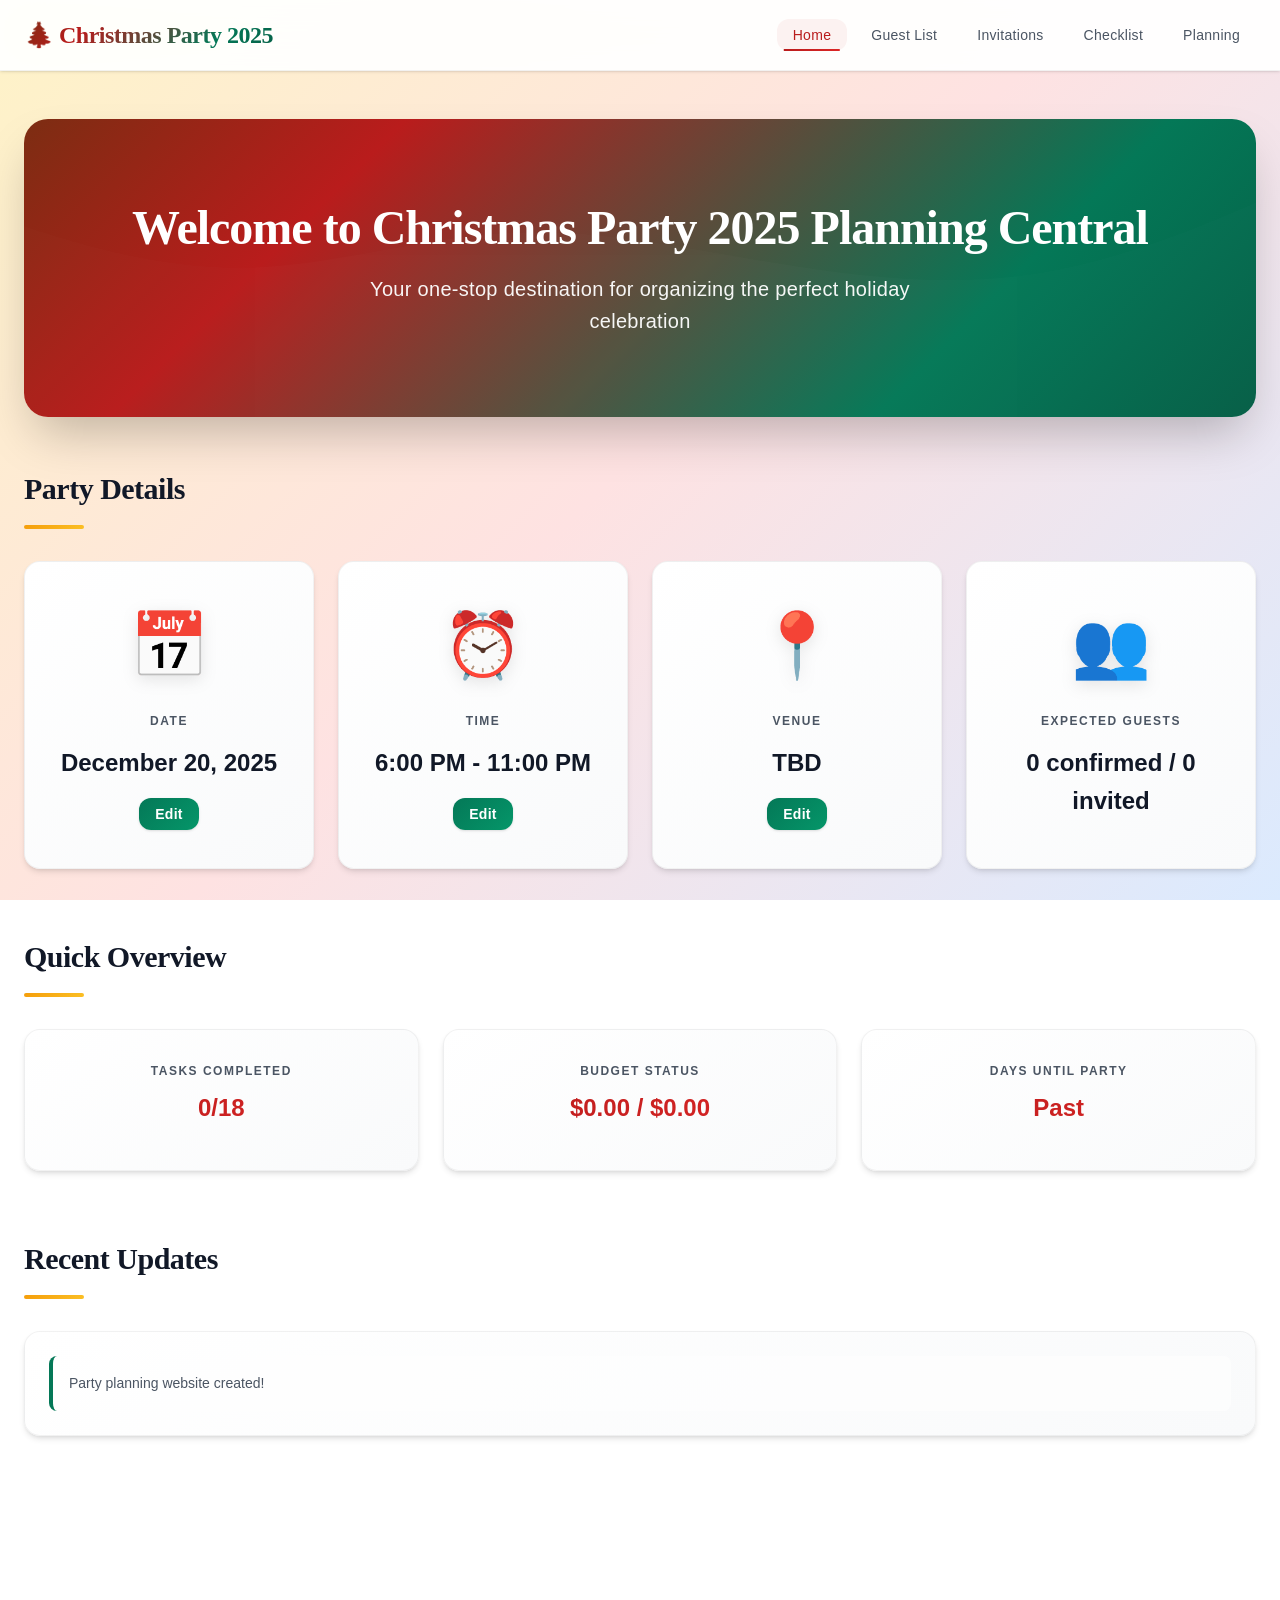
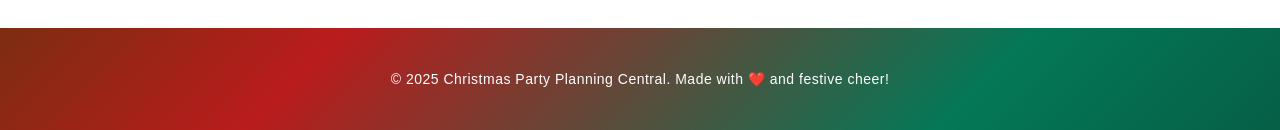
<file: index.html>
<!DOCTYPE html>
<html lang="en">
<head>
    <meta charset="UTF-8">
    <meta name="viewport" content="width=device-width, initial-scale=1.0">
    <title>Christmas Party 2025 - Planning Central</title>
    <link rel="stylesheet" href="style.css">
</head>
<body>
    <nav class="navbar">
        <div class="container">
            <h1 class="logo">🎄 Christmas Party 2025</h1>
            <ul class="nav-links">
                <li><a href="index.html" class="active">Home</a></li>
                <li><a href="guests.html">Guest List</a></li>
                <li><a href="invitations.html">Invitations</a></li>
                <li><a href="checklist.html">Checklist</a></li>
                <li><a href="planning.html">Planning</a></li>
            </ul>
        </div>
    </nav>

    <main class="container">
        <section class="hero">
            <h2>Welcome to Christmas Party 2025 Planning Central</h2>
            <p class="subtitle">Your one-stop destination for organizing the perfect holiday celebration</p>
        </section>

        <section class="party-details">
            <h3>Party Details</h3>
            <div class="details-grid">
                <div class="detail-card">
                    <span class="icon">📅</span>
                    <h4>Date</h4>
                    <p id="party-date">December 13, 2025</p>
                    <button onclick="editDetail('date')" class="edit-btn">Edit</button>
                </div>
                <div class="detail-card">
                    <span class="icon">⏰</span>
                    <h4>Time</h4>
                    <p id="party-time">3:00 PM - 8:00 PM</p>
                    <button onclick="editDetail('time')" class="edit-btn">Edit</button>
                </div>
                <div class="detail-card">
                    <span class="icon">📍</span>
                    <h4>Venue</h4>
                    <p id="party-venue">TBD</p>
                    <button onclick="editDetail('venue')" class="edit-btn">Edit</button>
                </div>
                <div class="detail-card">
                    <span class="icon">👥</span>
                    <h4>Expected Guests</h4>
                    <p id="guest-count">0 confirmed</p>
                </div>
            </div>
        </section>

        <section class="quick-stats">
            <h3>Quick Overview</h3>
            <div class="stats-grid">
                <div class="stat-box">
                    <h4>Tasks Completed</h4>
                    <p class="stat-number" id="tasks-completed">0/0</p>
                </div>
                <div class="stat-box">
                    <h4>Budget Status</h4>
                    <p class="stat-number" id="budget-status">$0 / $0</p>
                </div>
                <div class="stat-box">
                    <h4>Days Until Party</h4>
                    <p class="stat-number" id="days-until">-</p>
                </div>
            </div>
        </section>

        <section class="recent-activity">
            <h3>Recent Updates</h3>
            <ul id="activity-list">
                <li>Party planning website created!</li>
            </ul>
        </section>
    </main>

    <footer>
        <p>&copy; 2025 Christmas Party Planning Central. Made with ❤️ and festive cheer!</p>
    </footer>

    <script src="app.js"></script>
</body>
</html>
</file>
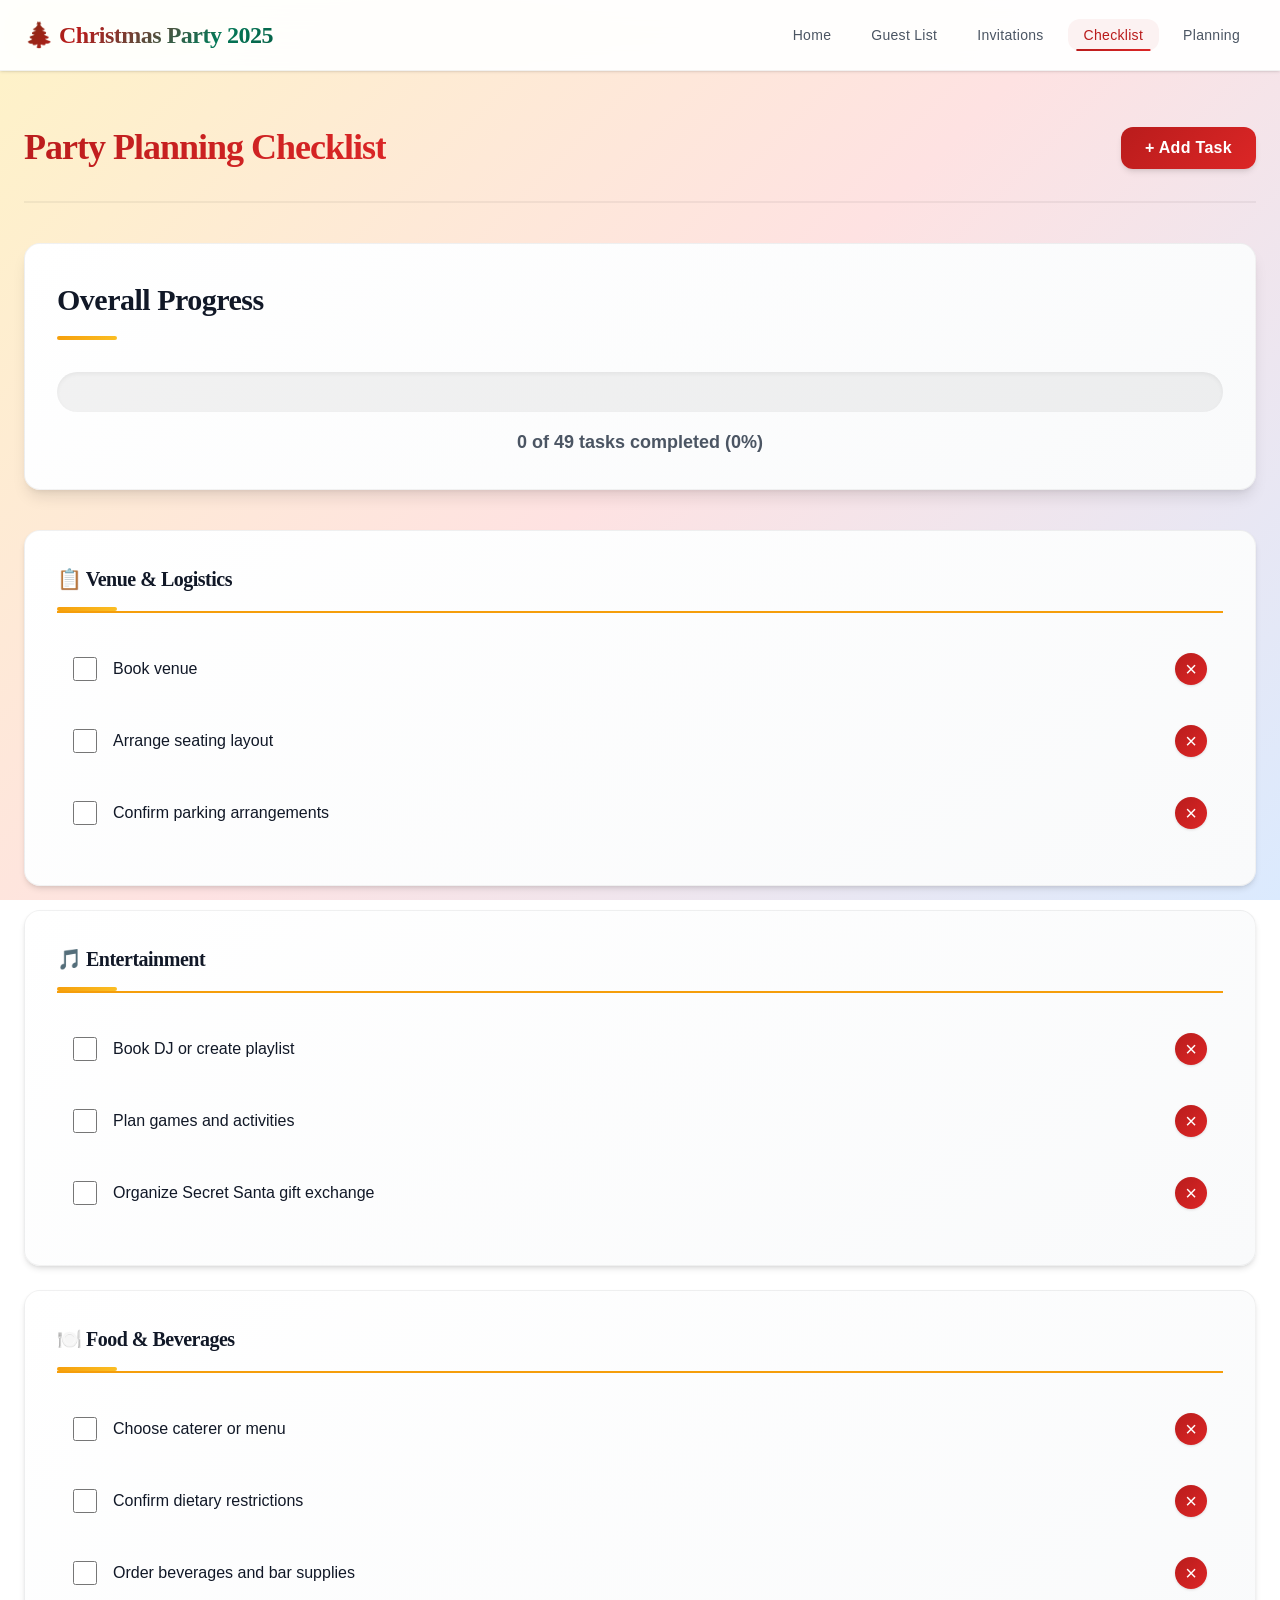
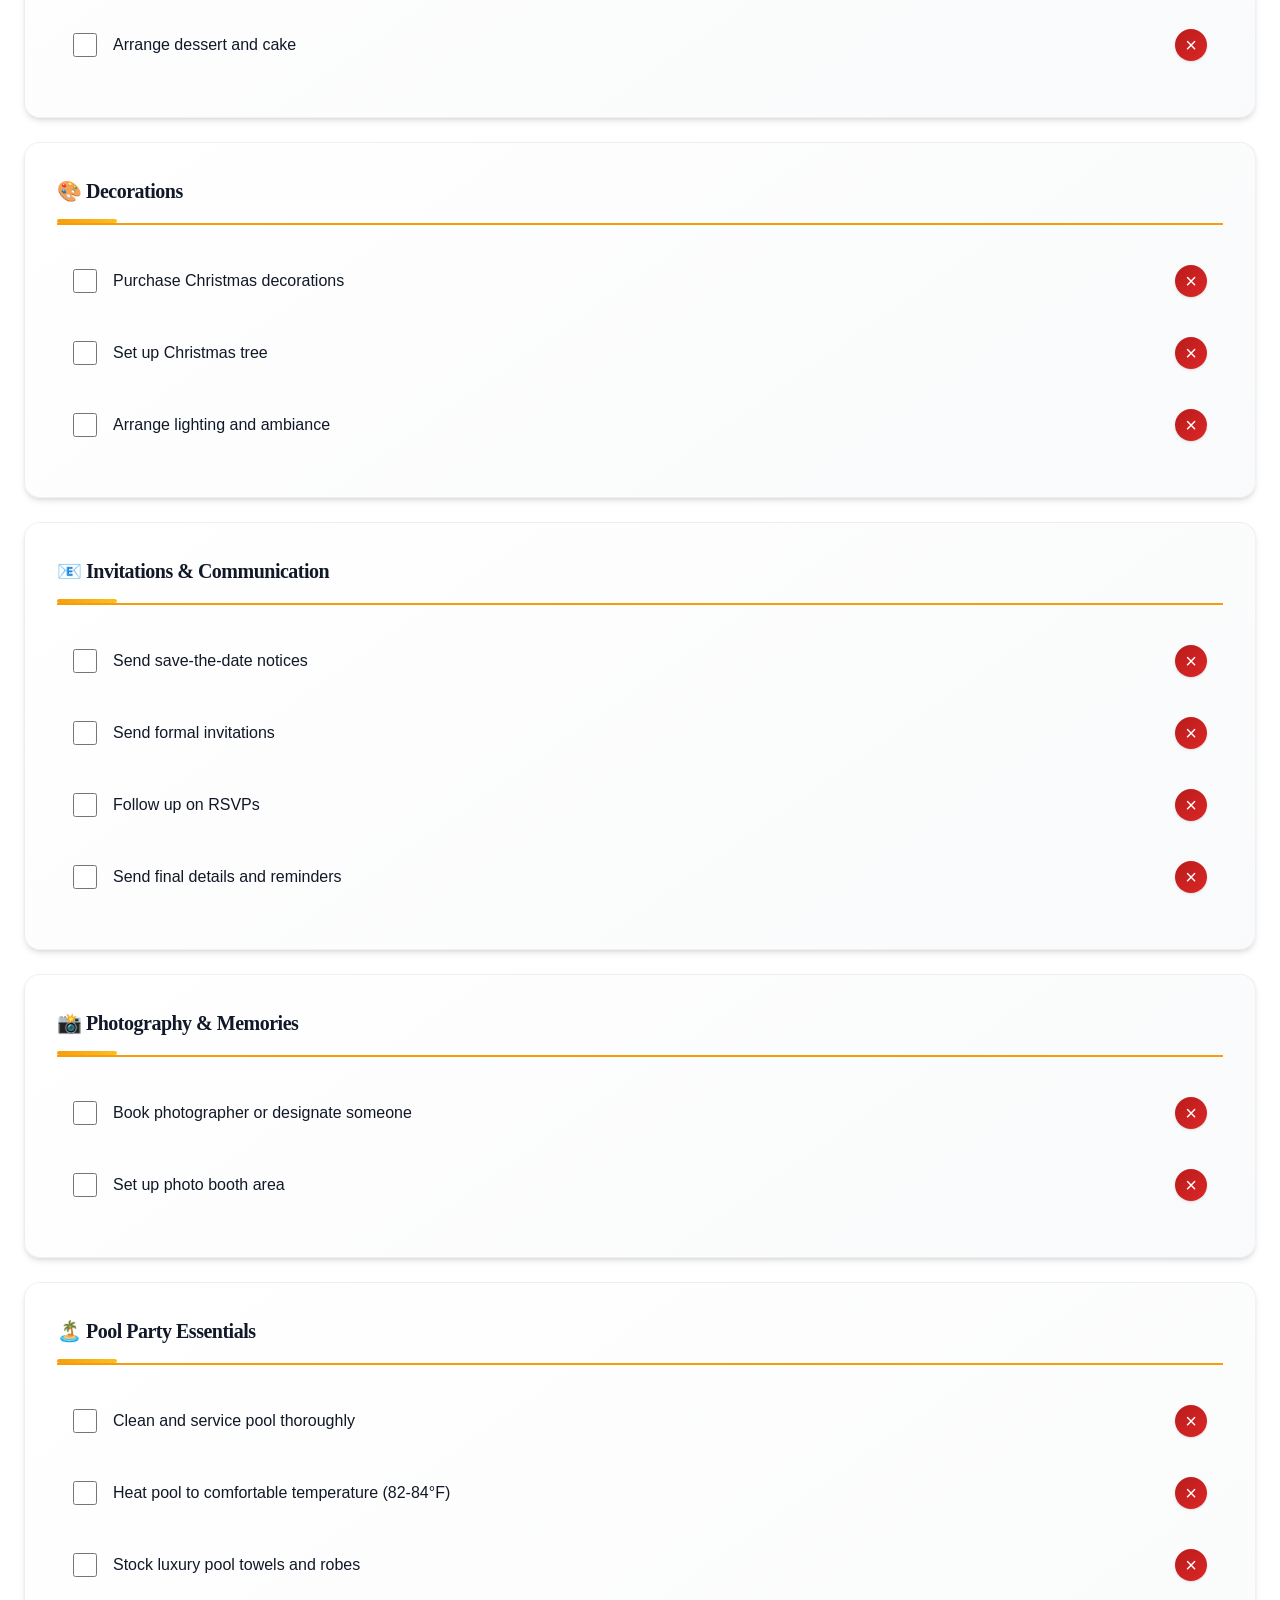
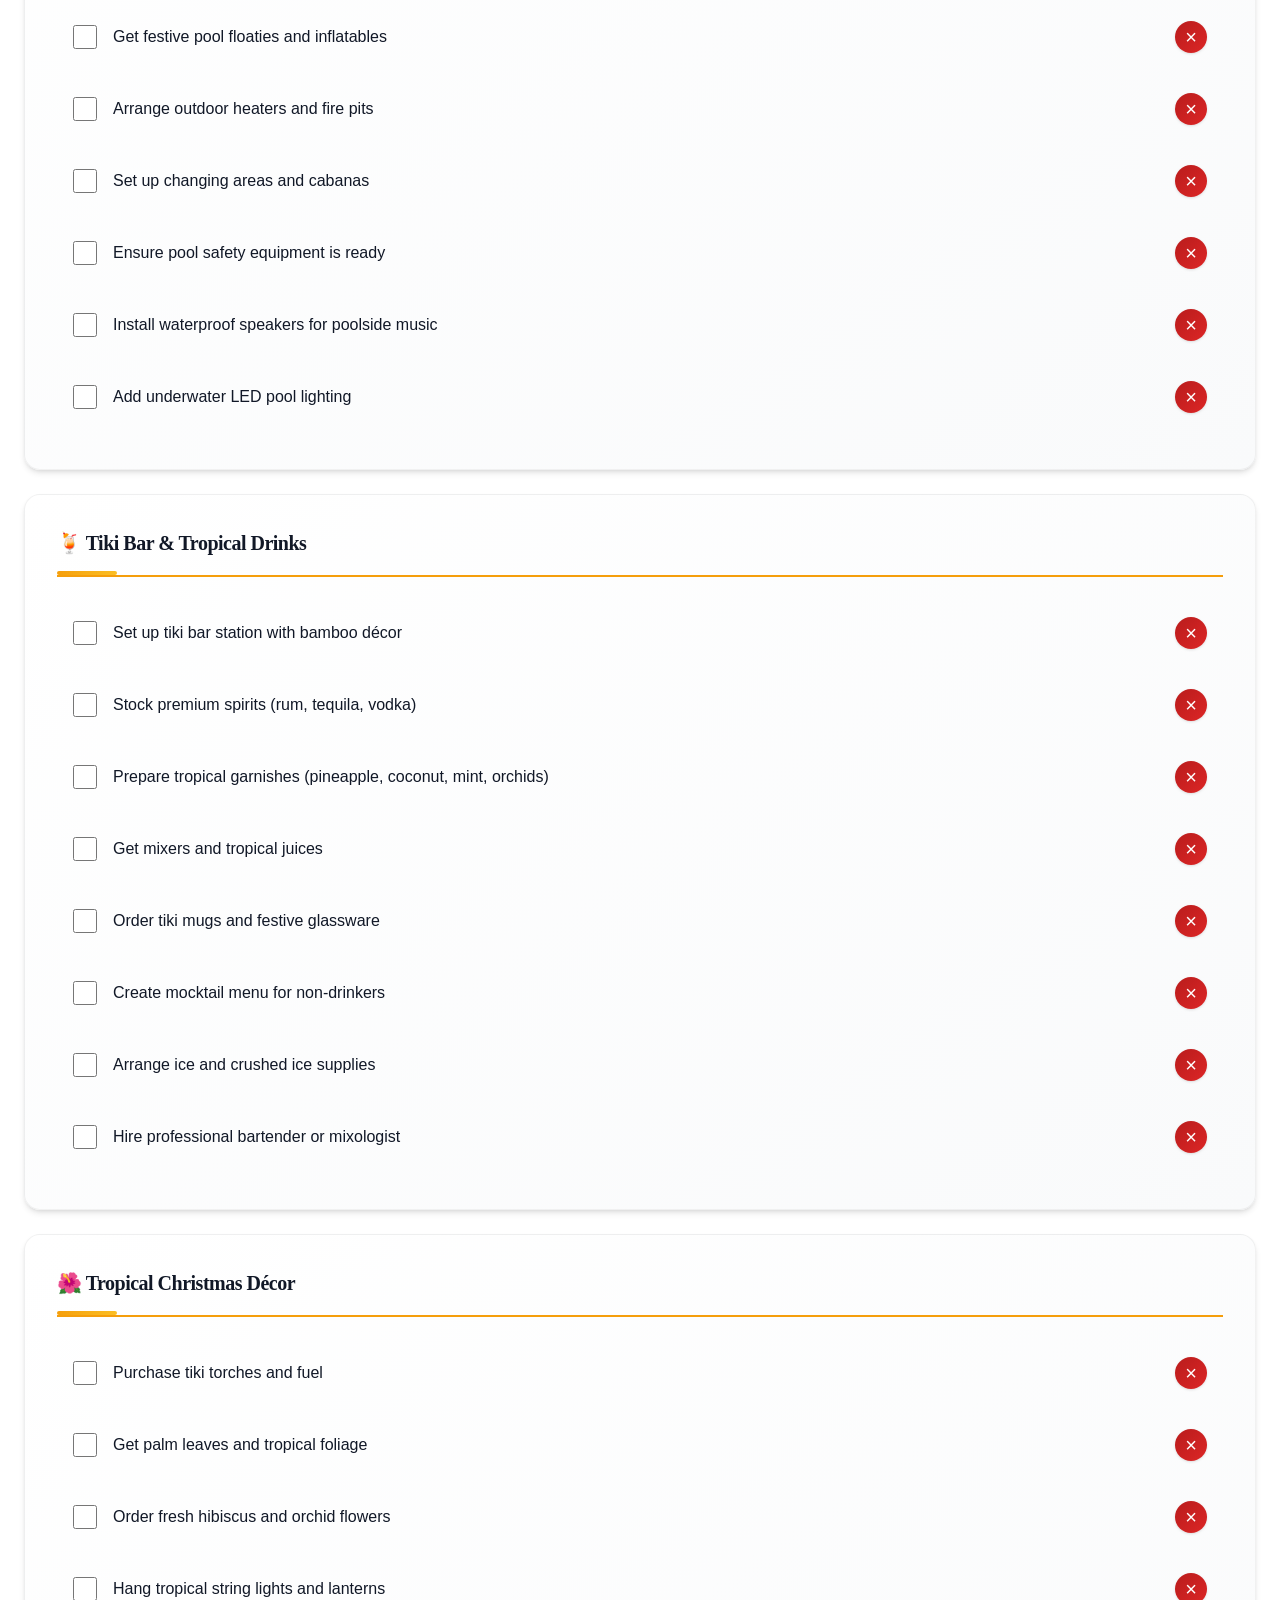
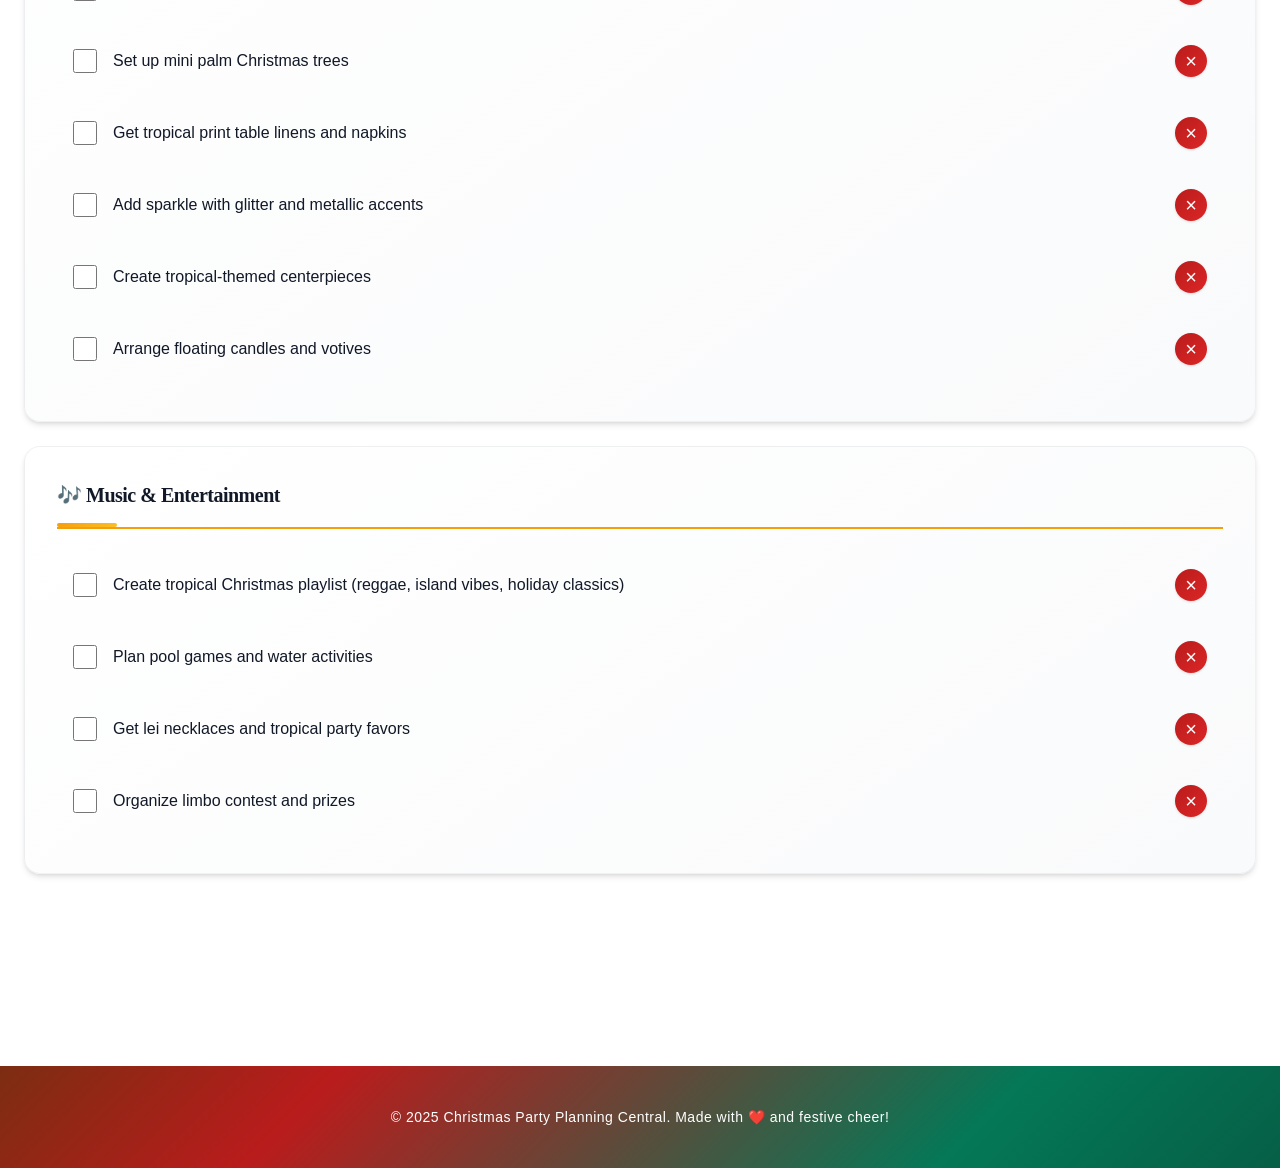
<file: checklist.html>
<!DOCTYPE html>
<html lang="en">
<head>
    <meta charset="UTF-8">
    <meta name="viewport" content="width=device-width, initial-scale=1.0">
    <title>Checklist - Christmas Party 2025</title>
    <link rel="stylesheet" href="style.css">
</head>
<body>
    <nav class="navbar">
        <div class="container">
            <h1 class="logo">🎄 Christmas Party 2025</h1>
            <ul class="nav-links">
                <li><a href="index.html">Home</a></li>
                <li><a href="guests.html">Guest List</a></li>
                <li><a href="invitations.html">Invitations</a></li>
                <li><a href="checklist.html" class="active">Checklist</a></li>
                <li><a href="planning.html">Planning</a></li>
            </ul>
        </div>
    </nav>

    <main class="container">
        <section class="page-header">
            <h2>Party Planning Checklist</h2>
            <button onclick="showAddTaskModal()" class="btn-primary">+ Add Task</button>
        </section>

        <section class="checklist-progress">
            <h3>Overall Progress</h3>
            <div class="progress-bar">
                <div class="progress-fill" id="progress-fill" style="width: 0%"></div>
            </div>
            <p class="progress-text" id="progress-text">0 of 0 tasks completed (0%)</p>
        </section>

        <section class="checklist-categories">
            <div class="category-section">
                <h3>📋 Venue & Logistics</h3>
                <ul class="task-list" id="venue-tasks">
                    <li class="task-item">
                        <input type="checkbox" id="task-venue-1" onchange="updateProgress()">
                        <label for="task-venue-1">Book venue</label>
                        <button onclick="deleteTask('venue-1')" class="delete-task">×</button>
                    </li>
                    <li class="task-item">
                        <input type="checkbox" id="task-venue-2" onchange="updateProgress()">
                        <label for="task-venue-2">Arrange seating layout</label>
                        <button onclick="deleteTask('venue-2')" class="delete-task">×</button>
                    </li>
                    <li class="task-item">
                        <input type="checkbox" id="task-venue-3" onchange="updateProgress()">
                        <label for="task-venue-3">Confirm parking arrangements</label>
                        <button onclick="deleteTask('venue-3')" class="delete-task">×</button>
                    </li>
                </ul>
            </div>

            <div class="category-section">
                <h3>🎵 Entertainment</h3>
                <ul class="task-list" id="entertainment-tasks">
                    <li class="task-item">
                        <input type="checkbox" id="task-ent-1" onchange="updateProgress()">
                        <label for="task-ent-1">Book DJ or create playlist</label>
                        <button onclick="deleteTask('ent-1')" class="delete-task">×</button>
                    </li>
                    <li class="task-item">
                        <input type="checkbox" id="task-ent-2" onchange="updateProgress()">
                        <label for="task-ent-2">Plan games and activities</label>
                        <button onclick="deleteTask('ent-2')" class="delete-task">×</button>
                    </li>
                    <li class="task-item">
                        <input type="checkbox" id="task-ent-3" onchange="updateProgress()">
                        <label for="task-ent-3">Organize Secret Santa gift exchange</label>
                        <button onclick="deleteTask('ent-3')" class="delete-task">×</button>
                    </li>
                </ul>
            </div>

            <div class="category-section">
                <h3>🍽️ Food & Beverages</h3>
                <ul class="task-list" id="food-tasks">
                    <li class="task-item">
                        <input type="checkbox" id="task-food-1" onchange="updateProgress()">
                        <label for="task-food-1">Choose caterer or menu</label>
                        <button onclick="deleteTask('food-1')" class="delete-task">×</button>
                    </li>
                    <li class="task-item">
                        <input type="checkbox" id="task-food-2" onchange="updateProgress()">
                        <label for="task-food-2">Confirm dietary restrictions</label>
                        <button onclick="deleteTask('food-2')" class="delete-task">×</button>
                    </li>
                    <li class="task-item">
                        <input type="checkbox" id="task-food-3" onchange="updateProgress()">
                        <label for="task-food-3">Order beverages and bar supplies</label>
                        <button onclick="deleteTask('food-3')" class="delete-task">×</button>
                    </li>
                    <li class="task-item">
                        <input type="checkbox" id="task-food-4" onchange="updateProgress()">
                        <label for="task-food-4">Arrange dessert and cake</label>
                        <button onclick="deleteTask('food-4')" class="delete-task">×</button>
                    </li>
                </ul>
            </div>

            <div class="category-section">
                <h3>🎨 Decorations</h3>
                <ul class="task-list" id="decoration-tasks">
                    <li class="task-item">
                        <input type="checkbox" id="task-dec-1" onchange="updateProgress()">
                        <label for="task-dec-1">Purchase Christmas decorations</label>
                        <button onclick="deleteTask('dec-1')" class="delete-task">×</button>
                    </li>
                    <li class="task-item">
                        <input type="checkbox" id="task-dec-2" onchange="updateProgress()">
                        <label for="task-dec-2">Set up Christmas tree</label>
                        <button onclick="deleteTask('dec-2')" class="delete-task">×</button>
                    </li>
                    <li class="task-item">
                        <input type="checkbox" id="task-dec-3" onchange="updateProgress()">
                        <label for="task-dec-3">Arrange lighting and ambiance</label>
                        <button onclick="deleteTask('dec-3')" class="delete-task">×</button>
                    </li>
                </ul>
            </div>

            <div class="category-section">
                <h3>📧 Invitations & Communication</h3>
                <ul class="task-list" id="communication-tasks">
                    <li class="task-item">
                        <input type="checkbox" id="task-comm-1" onchange="updateProgress()">
                        <label for="task-comm-1">Send save-the-date notices</label>
                        <button onclick="deleteTask('comm-1')" class="delete-task">×</button>
                    </li>
                    <li class="task-item">
                        <input type="checkbox" id="task-comm-2" onchange="updateProgress()">
                        <label for="task-comm-2">Send formal invitations</label>
                        <button onclick="deleteTask('comm-2')" class="delete-task">×</button>
                    </li>
                    <li class="task-item">
                        <input type="checkbox" id="task-comm-3" onchange="updateProgress()">
                        <label for="task-comm-3">Follow up on RSVPs</label>
                        <button onclick="deleteTask('comm-3')" class="delete-task">×</button>
                    </li>
                    <li class="task-item">
                        <input type="checkbox" id="task-comm-4" onchange="updateProgress()">
                        <label for="task-comm-4">Send final details and reminders</label>
                        <button onclick="deleteTask('comm-4')" class="delete-task">×</button>
                    </li>
                </ul>
            </div>

            <div class="category-section">
                <h3>📸 Photography & Memories</h3>
                <ul class="task-list" id="photo-tasks">
                    <li class="task-item">
                        <input type="checkbox" id="task-photo-1" onchange="updateProgress()">
                        <label for="task-photo-1">Book photographer or designate someone</label>
                        <button onclick="deleteTask('photo-1')" class="delete-task">×</button>
                    </li>
                    <li class="task-item">
                        <input type="checkbox" id="task-photo-2" onchange="updateProgress()">
                        <label for="task-photo-2">Set up photo booth area</label>
                        <button onclick="deleteTask('photo-2')" class="delete-task">×</button>
                    </li>
                </ul>
            </div>

            <div class="category-section">
                <h3>🏝️ Pool Party Essentials</h3>
                <ul class="task-list" id="pool-tasks">
                    <li class="task-item">
                        <input type="checkbox" id="task-pool-1" onchange="updateProgress()">
                        <label for="task-pool-1">Clean and service pool thoroughly</label>
                        <button onclick="deleteTask('pool-1')" class="delete-task">×</button>
                    </li>
                    <li class="task-item">
                        <input type="checkbox" id="task-pool-2" onchange="updateProgress()">
                        <label for="task-pool-2">Heat pool to comfortable temperature (82-84°F)</label>
                        <button onclick="deleteTask('pool-2')" class="delete-task">×</button>
                    </li>
                    <li class="task-item">
                        <input type="checkbox" id="task-pool-3" onchange="updateProgress()">
                        <label for="task-pool-3">Stock luxury pool towels and robes</label>
                        <button onclick="deleteTask('pool-3')" class="delete-task">×</button>
                    </li>
                    <li class="task-item">
                        <input type="checkbox" id="task-pool-4" onchange="updateProgress()">
                        <label for="task-pool-4">Get festive pool floaties and inflatables</label>
                        <button onclick="deleteTask('pool-4')" class="delete-task">×</button>
                    </li>
                    <li class="task-item">
                        <input type="checkbox" id="task-pool-5" onchange="updateProgress()">
                        <label for="task-pool-5">Arrange outdoor heaters and fire pits</label>
                        <button onclick="deleteTask('pool-5')" class="delete-task">×</button>
                    </li>
                    <li class="task-item">
                        <input type="checkbox" id="task-pool-6" onchange="updateProgress()">
                        <label for="task-pool-6">Set up changing areas and cabanas</label>
                        <button onclick="deleteTask('pool-6')" class="delete-task">×</button>
                    </li>
                    <li class="task-item">
                        <input type="checkbox" id="task-pool-7" onchange="updateProgress()">
                        <label for="task-pool-7">Ensure pool safety equipment is ready</label>
                        <button onclick="deleteTask('pool-7')" class="delete-task">×</button>
                    </li>
                    <li class="task-item">
                        <input type="checkbox" id="task-pool-8" onchange="updateProgress()">
                        <label for="task-pool-8">Install waterproof speakers for poolside music</label>
                        <button onclick="deleteTask('pool-8')" class="delete-task">×</button>
                    </li>
                    <li class="task-item">
                        <input type="checkbox" id="task-pool-9" onchange="updateProgress()">
                        <label for="task-pool-9">Add underwater LED pool lighting</label>
                        <button onclick="deleteTask('pool-9')" class="delete-task">×</button>
                    </li>
                </ul>
            </div>

            <div class="category-section">
                <h3>🍹 Tiki Bar & Tropical Drinks</h3>
                <ul class="task-list" id="tiki-bar-tasks">
                    <li class="task-item">
                        <input type="checkbox" id="task-tiki-1" onchange="updateProgress()">
                        <label for="task-tiki-1">Set up tiki bar station with bamboo décor</label>
                        <button onclick="deleteTask('tiki-1')" class="delete-task">×</button>
                    </li>
                    <li class="task-item">
                        <input type="checkbox" id="task-tiki-2" onchange="updateProgress()">
                        <label for="task-tiki-2">Stock premium spirits (rum, tequila, vodka)</label>
                        <button onclick="deleteTask('tiki-2')" class="delete-task">×</button>
                    </li>
                    <li class="task-item">
                        <input type="checkbox" id="task-tiki-3" onchange="updateProgress()">
                        <label for="task-tiki-3">Prepare tropical garnishes (pineapple, coconut, mint, orchids)</label>
                        <button onclick="deleteTask('tiki-3')" class="delete-task">×</button>
                    </li>
                    <li class="task-item">
                        <input type="checkbox" id="task-tiki-4" onchange="updateProgress()">
                        <label for="task-tiki-4">Get mixers and tropical juices</label>
                        <button onclick="deleteTask('tiki-4')" class="delete-task">×</button>
                    </li>
                    <li class="task-item">
                        <input type="checkbox" id="task-tiki-5" onchange="updateProgress()">
                        <label for="task-tiki-5">Order tiki mugs and festive glassware</label>
                        <button onclick="deleteTask('tiki-5')" class="delete-task">×</button>
                    </li>
                    <li class="task-item">
                        <input type="checkbox" id="task-tiki-6" onchange="updateProgress()">
                        <label for="task-tiki-6">Create mocktail menu for non-drinkers</label>
                        <button onclick="deleteTask('tiki-6')" class="delete-task">×</button>
                    </li>
                    <li class="task-item">
                        <input type="checkbox" id="task-tiki-7" onchange="updateProgress()">
                        <label for="task-tiki-7">Arrange ice and crushed ice supplies</label>
                        <button onclick="deleteTask('tiki-7')" class="delete-task">×</button>
                    </li>
                    <li class="task-item">
                        <input type="checkbox" id="task-tiki-8" onchange="updateProgress()">
                        <label for="task-tiki-8">Hire professional bartender or mixologist</label>
                        <button onclick="deleteTask('tiki-8')" class="delete-task">×</button>
                    </li>
                </ul>
            </div>

            <div class="category-section">
                <h3>🌺 Tropical Christmas Décor</h3>
                <ul class="task-list" id="tropical-decor-tasks">
                    <li class="task-item">
                        <input type="checkbox" id="task-tropical-1" onchange="updateProgress()">
                        <label for="task-tropical-1">Purchase tiki torches and fuel</label>
                        <button onclick="deleteTask('tropical-1')" class="delete-task">×</button>
                    </li>
                    <li class="task-item">
                        <input type="checkbox" id="task-tropical-2" onchange="updateProgress()">
                        <label for="task-tropical-2">Get palm leaves and tropical foliage</label>
                        <button onclick="deleteTask('tropical-2')" class="delete-task">×</button>
                    </li>
                    <li class="task-item">
                        <input type="checkbox" id="task-tropical-3" onchange="updateProgress()">
                        <label for="task-tropical-3">Order fresh hibiscus and orchid flowers</label>
                        <button onclick="deleteTask('tropical-3')" class="delete-task">×</button>
                    </li>
                    <li class="task-item">
                        <input type="checkbox" id="task-tropical-4" onchange="updateProgress()">
                        <label for="task-tropical-4">Hang tropical string lights and lanterns</label>
                        <button onclick="deleteTask('tropical-4')" class="delete-task">×</button>
                    </li>
                    <li class="task-item">
                        <input type="checkbox" id="task-tropical-5" onchange="updateProgress()">
                        <label for="task-tropical-5">Set up mini palm Christmas trees</label>
                        <button onclick="deleteTask('tropical-5')" class="delete-task">×</button>
                    </li>
                    <li class="task-item">
                        <input type="checkbox" id="task-tropical-6" onchange="updateProgress()">
                        <label for="task-tropical-6">Get tropical print table linens and napkins</label>
                        <button onclick="deleteTask('tropical-6')" class="delete-task">×</button>
                    </li>
                    <li class="task-item">
                        <input type="checkbox" id="task-tropical-7" onchange="updateProgress()">
                        <label for="task-tropical-7">Add sparkle with glitter and metallic accents</label>
                        <button onclick="deleteTask('tropical-7')" class="delete-task">×</button>
                    </li>
                    <li class="task-item">
                        <input type="checkbox" id="task-tropical-8" onchange="updateProgress()">
                        <label for="task-tropical-8">Create tropical-themed centerpieces</label>
                        <button onclick="deleteTask('tropical-8')" class="delete-task">×</button>
                    </li>
                    <li class="task-item">
                        <input type="checkbox" id="task-tropical-9" onchange="updateProgress()">
                        <label for="task-tropical-9">Arrange floating candles and votives</label>
                        <button onclick="deleteTask('tropical-9')" class="delete-task">×</button>
                    </li>
                </ul>
            </div>

            <div class="category-section">
                <h3>🎶 Music & Entertainment</h3>
                <ul class="task-list" id="music-tasks">
                    <li class="task-item">
                        <input type="checkbox" id="task-music-1" onchange="updateProgress()">
                        <label for="task-music-1">Create tropical Christmas playlist (reggae, island vibes, holiday classics)</label>
                        <button onclick="deleteTask('music-1')" class="delete-task">×</button>
                    </li>
                    <li class="task-item">
                        <input type="checkbox" id="task-music-2" onchange="updateProgress()">
                        <label for="task-music-2">Plan pool games and water activities</label>
                        <button onclick="deleteTask('music-2')" class="delete-task">×</button>
                    </li>
                    <li class="task-item">
                        <input type="checkbox" id="task-music-3" onchange="updateProgress()">
                        <label for="task-music-3">Get lei necklaces and tropical party favors</label>
                        <button onclick="deleteTask('music-3')" class="delete-task">×</button>
                    </li>
                    <li class="task-item">
                        <input type="checkbox" id="task-music-4" onchange="updateProgress()">
                        <label for="task-music-4">Organize limbo contest and prizes</label>
                        <button onclick="deleteTask('music-4')" class="delete-task">×</button>
                    </li>
                </ul>
            </div>
        </section>
    </main>

    <!-- Add Task Modal -->
    <div id="add-task-modal" class="modal">
        <div class="modal-content">
            <span class="close" onclick="closeAddTaskModal()">&times;</span>
            <h3>Add New Task</h3>
            <form id="add-task-form">
                <div class="form-group">
                    <label>Task Description *</label>
                    <input type="text" id="task-description" required>
                </div>
                <div class="form-group">
                    <label>Category</label>
                    <select id="task-category">
                        <option value="venue">Venue & Logistics</option>
                        <option value="entertainment">Entertainment</option>
                        <option value="food">Food & Beverages</option>
                        <option value="decoration">Decorations</option>
                        <option value="communication">Invitations & Communication</option>
                        <option value="photo">Photography & Memories</option>
                        <option value="pool">Pool Party Essentials</option>
                        <option value="tiki-bar">Tiki Bar & Tropical Drinks</option>
                        <option value="tropical-decor">Tropical Christmas Décor</option>
                        <option value="music">Music & Entertainment</option>
                    </select>
                </div>
                <div class="form-actions">
                    <button type="submit" class="btn-primary">Add Task</button>
                    <button type="button" onclick="closeAddTaskModal()" class="btn-secondary">Cancel</button>
                </div>
            </form>
        </div>
    </div>

    <footer>
        <p>&copy; 2025 Christmas Party Planning Central. Made with ❤️ and festive cheer!</p>
    </footer>

    <script src="checklist.js"></script>
</body>
</html>
</file>
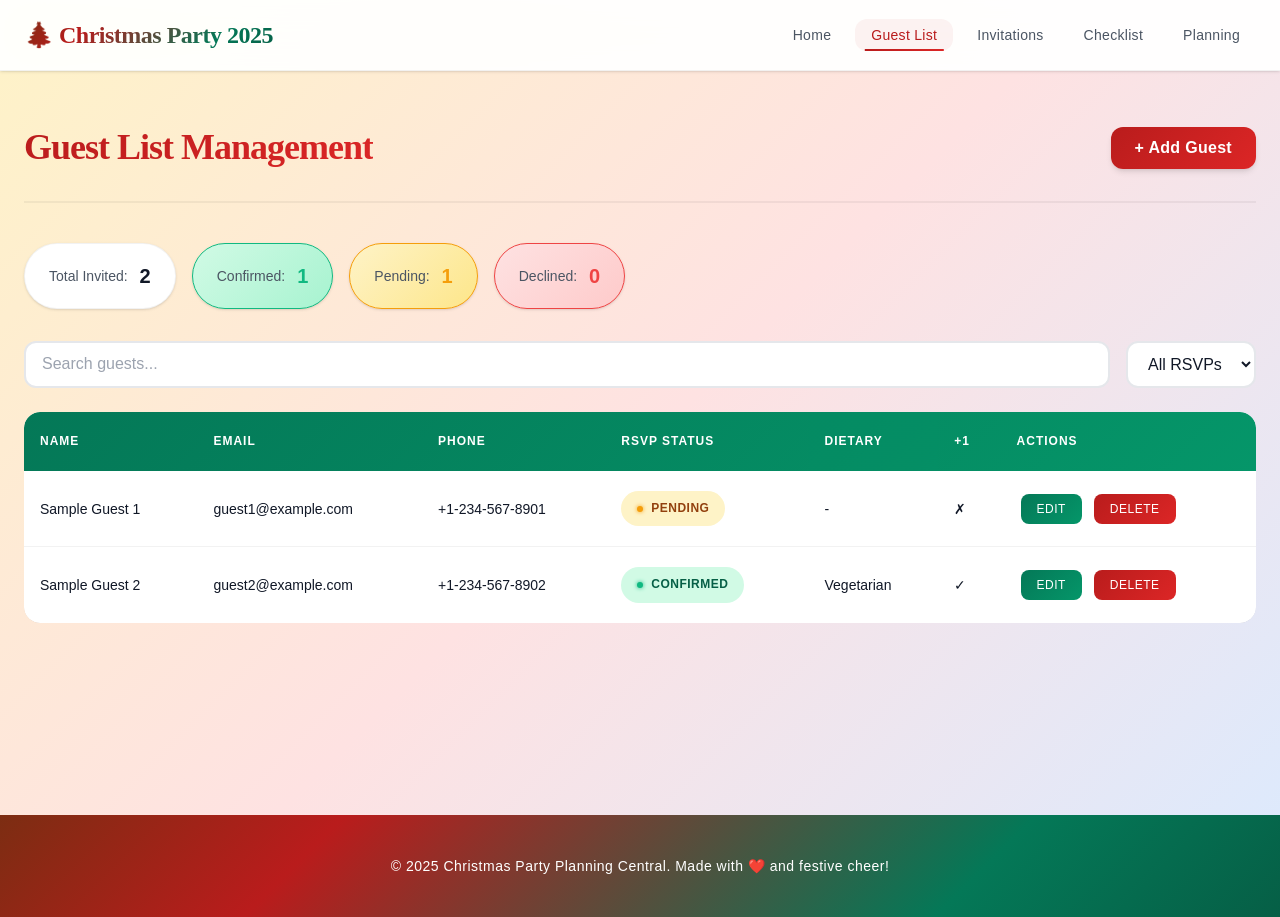
<file: guests.html>
<!DOCTYPE html>
<html lang="en">
<head>
    <meta charset="UTF-8">
    <meta name="viewport" content="width=device-width, initial-scale=1.0">
    <title>Guest List - Christmas Party 2025</title>
    <link rel="stylesheet" href="style.css">
</head>
<body>
    <nav class="navbar">
        <div class="container">
            <h1 class="logo">🎄 Christmas Party 2025</h1>
            <ul class="nav-links">
                <li><a href="index.html">Home</a></li>
                <li><a href="guests.html" class="active">Guest List</a></li>
                <li><a href="invitations.html">Invitations</a></li>
                <li><a href="checklist.html">Checklist</a></li>
                <li><a href="planning.html">Planning</a></li>
            </ul>
        </div>
    </nav>

    <main class="container">
        <section class="page-header">
            <h2>Guest List Management</h2>
            <button onclick="showAddGuestModal()" class="btn-primary">+ Add Guest</button>
        </section>

        <section class="guest-stats">
            <div class="stat-pill">
                <span class="label">Total Invited:</span>
                <span class="value" id="total-guests">0</span>
            </div>
            <div class="stat-pill confirmed">
                <span class="label">Confirmed:</span>
                <span class="value" id="confirmed-guests">0</span>
            </div>
            <div class="stat-pill pending">
                <span class="label">Pending:</span>
                <span class="value" id="pending-guests">0</span>
            </div>
            <div class="stat-pill declined">
                <span class="label">Declined:</span>
                <span class="value" id="declined-guests">0</span>
            </div>
        </section>

        <section class="guest-list">
            <div class="filter-bar">
                <input type="text" id="search-guests" placeholder="Search guests..." class="search-input">
                <select id="filter-rsvp" class="filter-select">
                    <option value="all">All RSVPs</option>
                    <option value="confirmed">Confirmed</option>
                    <option value="pending">Pending</option>
                    <option value="declined">Declined</option>
                </select>
            </div>

            <div class="guest-table">
                <table>
                    <thead>
                        <tr>
                            <th>Name</th>
                            <th>Email</th>
                            <th>Phone</th>
                            <th>RSVP Status</th>
                            <th>Dietary</th>
                            <th>+1</th>
                            <th>Actions</th>
                        </tr>
                    </thead>
                    <tbody id="guest-table-body">
                        <!-- Populated by JavaScript -->
                    </tbody>
                </table>
            </div>
        </section>
    </main>

    <!-- Add Guest Modal -->
    <div id="add-guest-modal" class="modal">
        <div class="modal-content">
            <span class="close" onclick="closeAddGuestModal()">&times;</span>
            <h3>Add New Guest</h3>
            <form id="add-guest-form">
                <div class="form-group">
                    <label>Name *</label>
                    <input type="text" id="guest-name" required>
                </div>
                <div class="form-group">
                    <label>Email</label>
                    <input type="email" id="guest-email">
                </div>
                <div class="form-group">
                    <label>Phone</label>
                    <input type="tel" id="guest-phone">
                </div>
                <div class="form-group">
                    <label>RSVP Status</label>
                    <select id="guest-rsvp">
                        <option value="pending">Pending</option>
                        <option value="confirmed">Confirmed</option>
                        <option value="declined">Declined</option>
                    </select>
                </div>
                <div class="form-group">
                    <label>Dietary Restrictions</label>
                    <input type="text" id="guest-dietary" placeholder="e.g., Vegetarian, Gluten-free">
                </div>
                <div class="form-group checkbox-group">
                    <label>
                        <input type="checkbox" id="guest-plusone">
                        Bringing a +1
                    </label>
                </div>
                <div class="form-actions">
                    <button type="submit" class="btn-primary">Add Guest</button>
                    <button type="button" onclick="closeAddGuestModal()" class="btn-secondary">Cancel</button>
                </div>
            </form>
        </div>
    </div>

    <footer>
        <p>&copy; 2025 Christmas Party Planning Central. Made with ❤️ and festive cheer!</p>
    </footer>

    <script src="guests.js"></script>
</body>
</html>
</file>
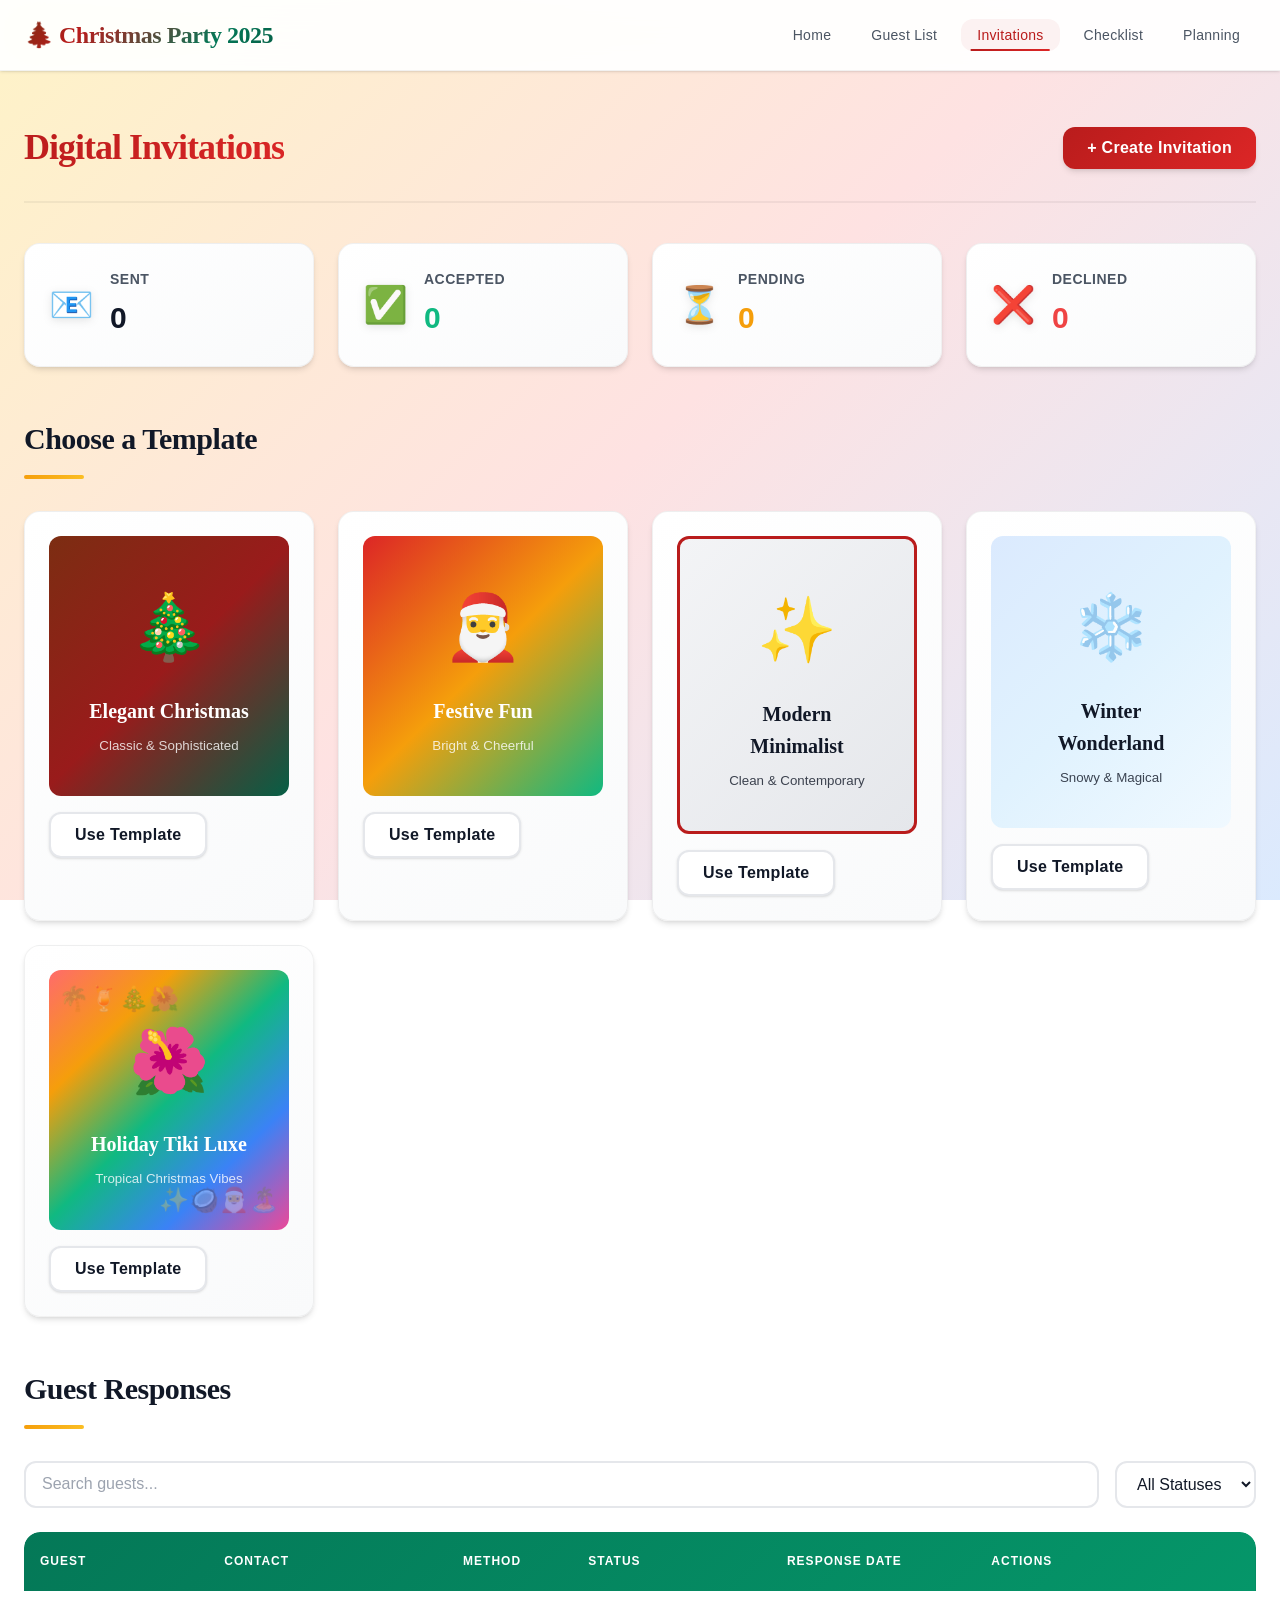
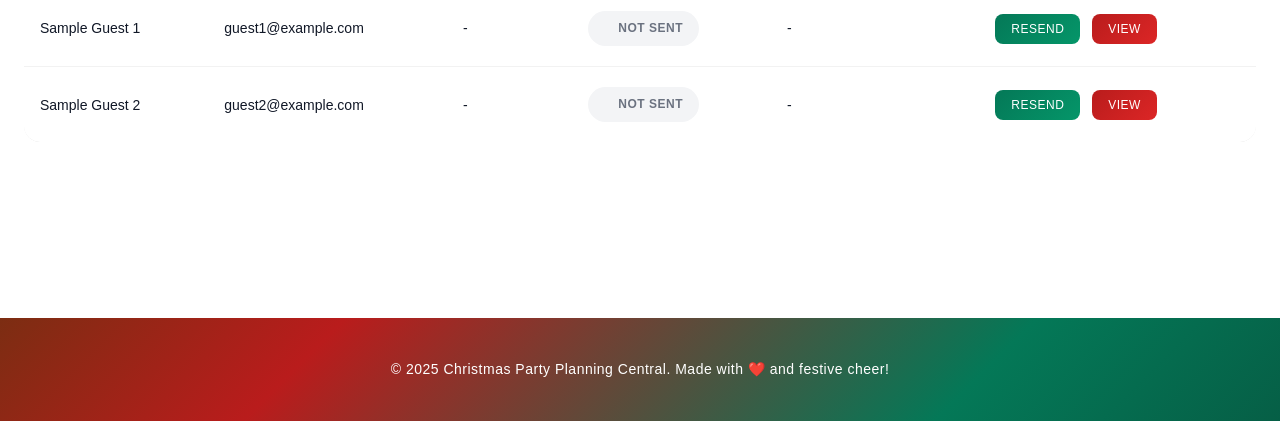
<file: invitations.html>
<!DOCTYPE html>
<html lang="en">
<head>
    <meta charset="UTF-8">
    <meta name="viewport" content="width=device-width, initial-scale=1.0">
    <title>Invitations - Christmas Party 2025</title>
    <link rel="stylesheet" href="style.css">
</head>
<body>
    <nav class="navbar">
        <div class="container">
            <h1 class="logo">🎄 Christmas Party 2025</h1>
            <ul class="nav-links">
                <li><a href="index.html">Home</a></li>
                <li><a href="guests.html">Guest List</a></li>
                <li><a href="invitations.html" class="active">Invitations</a></li>
                <li><a href="checklist.html">Checklist</a></li>
                <li><a href="planning.html">Planning</a></li>
            </ul>
        </div>
    </nav>

    <main class="container">
        <section class="page-header">
            <h2>Digital Invitations</h2>
            <button onclick="showCreateInvitationModal()" class="btn-primary">+ Create Invitation</button>
        </section>

        <!-- Invitation Stats -->
        <section class="invitation-stats">
            <div class="stat-card">
                <div class="stat-icon">📧</div>
                <div class="stat-info">
                    <h4>Sent</h4>
                    <p class="stat-value" id="invites-sent">0</p>
                </div>
            </div>
            <div class="stat-card">
                <div class="stat-icon">✅</div>
                <div class="stat-info">
                    <h4>Accepted</h4>
                    <p class="stat-value success" id="invites-accepted">0</p>
                </div>
            </div>
            <div class="stat-card">
                <div class="stat-icon">⏳</div>
                <div class="stat-info">
                    <h4>Pending</h4>
                    <p class="stat-value warning" id="invites-pending">0</p>
                </div>
            </div>
            <div class="stat-card">
                <div class="stat-icon">❌</div>
                <div class="stat-info">
                    <h4>Declined</h4>
                    <p class="stat-value danger" id="invites-declined">0</p>
                </div>
            </div>
        </section>

        <!-- Current Invitation -->
        <section class="current-invitation" id="current-invitation-section" style="display: none;">
            <h3>Current Invitation</h3>
            <div class="invitation-display">
                <div class="invitation-preview" id="invitation-preview">
                    <!-- Preview will be loaded here -->
                </div>
                <div class="invitation-actions">
                    <button onclick="editInvitation()" class="btn-primary">Edit Details</button>
                    <button onclick="showSendInvitationModal()" class="btn-primary">Send to Guests</button>
                    <button onclick="previewInvitation()" class="btn-secondary">Full Preview</button>
                    <button onclick="deleteInvitation()" class="action-btn delete">Delete</button>
                </div>
            </div>
        </section>

        <!-- Template Gallery -->
        <section class="template-gallery">
            <h3>Choose a Template</h3>
            <div class="templates-grid">
                <div class="template-card" onclick="selectTemplate('elegant')">
                    <div class="template-preview elegant-template">
                        <h4>🎄</h4>
                        <p>Elegant Christmas</p>
                        <small>Classic & Sophisticated</small>
                    </div>
                    <button class="btn-secondary">Use Template</button>
                </div>
                <div class="template-card" onclick="selectTemplate('festive')">
                    <div class="template-preview festive-template">
                        <h4>🎅</h4>
                        <p>Festive Fun</p>
                        <small>Bright & Cheerful</small>
                    </div>
                    <button class="btn-secondary">Use Template</button>
                </div>
                <div class="template-card" onclick="selectTemplate('modern')">
                    <div class="template-preview modern-template">
                        <h4>✨</h4>
                        <p>Modern Minimalist</p>
                        <small>Clean & Contemporary</small>
                    </div>
                    <button class="btn-secondary">Use Template</button>
                </div>
                <div class="template-card" onclick="selectTemplate('winter')">
                    <div class="template-preview winter-template">
                        <h4>❄️</h4>
                        <p>Winter Wonderland</p>
                        <small>Snowy & Magical</small>
                    </div>
                    <button class="btn-secondary">Use Template</button>
                </div>
                <div class="template-card" onclick="selectTemplate('tiki')">
                    <div class="template-preview tiki-template">
                        <h4>🌺</h4>
                        <p>Holiday Tiki Luxe</p>
                        <small>Tropical Christmas Vibes</small>
                    </div>
                    <button class="btn-secondary">Use Template</button>
                </div>
            </div>
        </section>

        <!-- Guest Invitation Status -->
        <section class="guest-invitation-status">
            <h3>Guest Responses</h3>
            <div class="filter-bar">
                <input type="text" id="search-invitations" placeholder="Search guests..." class="search-input">
                <select id="filter-status" class="filter-select">
                    <option value="all">All Statuses</option>
                    <option value="sent">Sent</option>
                    <option value="accepted">Accepted</option>
                    <option value="declined">Declined</option>
                    <option value="pending">Pending</option>
                </select>
            </div>

            <div class="guest-table">
                <table>
                    <thead>
                        <tr>
                            <th>Guest</th>
                            <th>Contact</th>
                            <th>Method</th>
                            <th>Status</th>
                            <th>Response Date</th>
                            <th>Actions</th>
                        </tr>
                    </thead>
                    <tbody id="invitation-status-body">
                        <tr class="no-data">
                            <td colspan="6">Create an invitation to get started!</td>
                        </tr>
                    </tbody>
                </table>
            </div>
        </section>
    </main>

    <!-- Create Invitation Modal -->
    <div id="create-invitation-modal" class="modal">
        <div class="modal-content modal-large">
            <span class="close" onclick="closeCreateInvitationModal()">&times;</span>
            <h3>Create Your Invitation</h3>
            <form id="create-invitation-form">
                <div class="form-row">
                    <div class="form-group">
                        <label>Event Title *</label>
                        <input type="text" id="event-title" value="Christmas Party 2025" required>
                    </div>
                    <div class="form-group">
                        <label>Template *</label>
                        <select id="invitation-template" required>
                            <option value="elegant">Elegant Christmas</option>
                            <option value="festive">Festive Fun</option>
                            <option value="modern">Modern Minimalist</option>
                            <option value="winter">Winter Wonderland</option>
                            <option value="tiki">Holiday Tiki Luxe</option>
                        </select>
                    </div>
                </div>

                <div class="form-row">
                    <div class="form-group">
                        <label>Date *</label>
                        <input type="date" id="event-date" required>
                    </div>
                    <div class="form-group">
                        <label>Time *</label>
                        <input type="time" id="event-time" value="15:00" required>
                    </div>
                </div>

                <div class="form-group">
                    <label>Venue *</label>
                    <input type="text" id="event-venue" placeholder="123 Holiday Lane, North Pole" required>
                </div>

                <div class="form-group">
                    <label>Message to Guests</label>
                    <textarea id="event-message" rows="4" placeholder="Join us for a magical evening of celebration, joy, and festive cheer!"></textarea>
                </div>

                <div class="form-row">
                    <div class="form-group">
                        <label>Dress Code</label>
                        <input type="text" id="dress-code" placeholder="Festive Attire">
                    </div>
                    <div class="form-group">
                        <label>RSVP Deadline</label>
                        <input type="date" id="rsvp-deadline">
                    </div>
                </div>

                <div class="form-group">
                    <label>Special Instructions</label>
                    <textarea id="special-instructions" rows="3" placeholder="Parking info, gift preferences, etc."></textarea>
                </div>

                <div class="form-actions">
                    <button type="submit" class="btn-primary">Create Invitation</button>
                    <button type="button" onclick="closeCreateInvitationModal()" class="btn-secondary">Cancel</button>
                </div>
            </form>
        </div>
    </div>

    <!-- Send Invitation Modal -->
    <div id="send-invitation-modal" class="modal">
        <div class="modal-content modal-large">
            <span class="close" onclick="closeSendInvitationModal()">&times;</span>
            <h3>Send Invitations</h3>

            <div class="send-options">
                <div class="guest-selection">
                    <h4>Select Guests</h4>
                    <div class="select-all-option">
                        <label>
                            <input type="checkbox" id="select-all-guests" onchange="toggleSelectAll()">
                            Select All Guests
                        </label>
                    </div>
                    <div class="guest-checklist" id="guest-checklist">
                        <!-- Populated by JavaScript -->
                    </div>
                </div>

                <div class="delivery-method">
                    <h4>Delivery Method</h4>
                    <div class="method-options">
                        <label class="method-option">
                            <input type="radio" name="delivery-method" value="auto" checked>
                            <div class="method-card">
                                <span class="method-icon">🤖</span>
                                <strong>Auto-Select</strong>
                                <small>Email if available, SMS otherwise</small>
                            </div>
                        </label>
                        <label class="method-option">
                            <input type="radio" name="delivery-method" value="email">
                            <div class="method-card">
                                <span class="method-icon">📧</span>
                                <strong>Email Only</strong>
                                <small>Send to guests with email</small>
                            </div>
                        </label>
                        <label class="method-option">
                            <input type="radio" name="delivery-method" value="sms">
                            <div class="method-card">
                                <span class="method-icon">💬</span>
                                <strong>SMS Only</strong>
                                <small>Send to guests with phone</small>
                            </div>
                        </label>
                    </div>
                </div>

                <div class="send-preview">
                    <h4>Preview Message</h4>
                    <div class="preview-tabs">
                        <button class="preview-tab active" onclick="switchPreviewTab('email')">Email Preview</button>
                        <button class="preview-tab" onclick="switchPreviewTab('sms')">SMS Preview</button>
                    </div>
                    <div id="email-preview" class="preview-content">
                        <div class="email-mockup">
                            <div class="email-header">
                                <strong>Subject:</strong> You're Invited! Christmas Party 2025 🎄
                            </div>
                            <div class="email-body" id="email-preview-body">
                                <!-- Generated preview -->
                            </div>
                        </div>
                    </div>
                    <div id="sms-preview" class="preview-content" style="display: none;">
                        <div class="sms-mockup">
                            <div class="sms-bubble" id="sms-preview-body">
                                <!-- Generated preview -->
                            </div>
                        </div>
                    </div>
                </div>
            </div>

            <div class="form-actions">
                <button onclick="sendInvitations()" class="btn-primary">Send Invitations</button>
                <button onclick="closeSendInvitationModal()" class="btn-secondary">Cancel</button>
            </div>
        </div>
    </div>

    <footer>
        <p>&copy; 2025 Christmas Party Planning Central. Made with ❤️ and festive cheer!</p>
    </footer>

    <script src="invitations.js"></script>
</body>
</html>
</file>
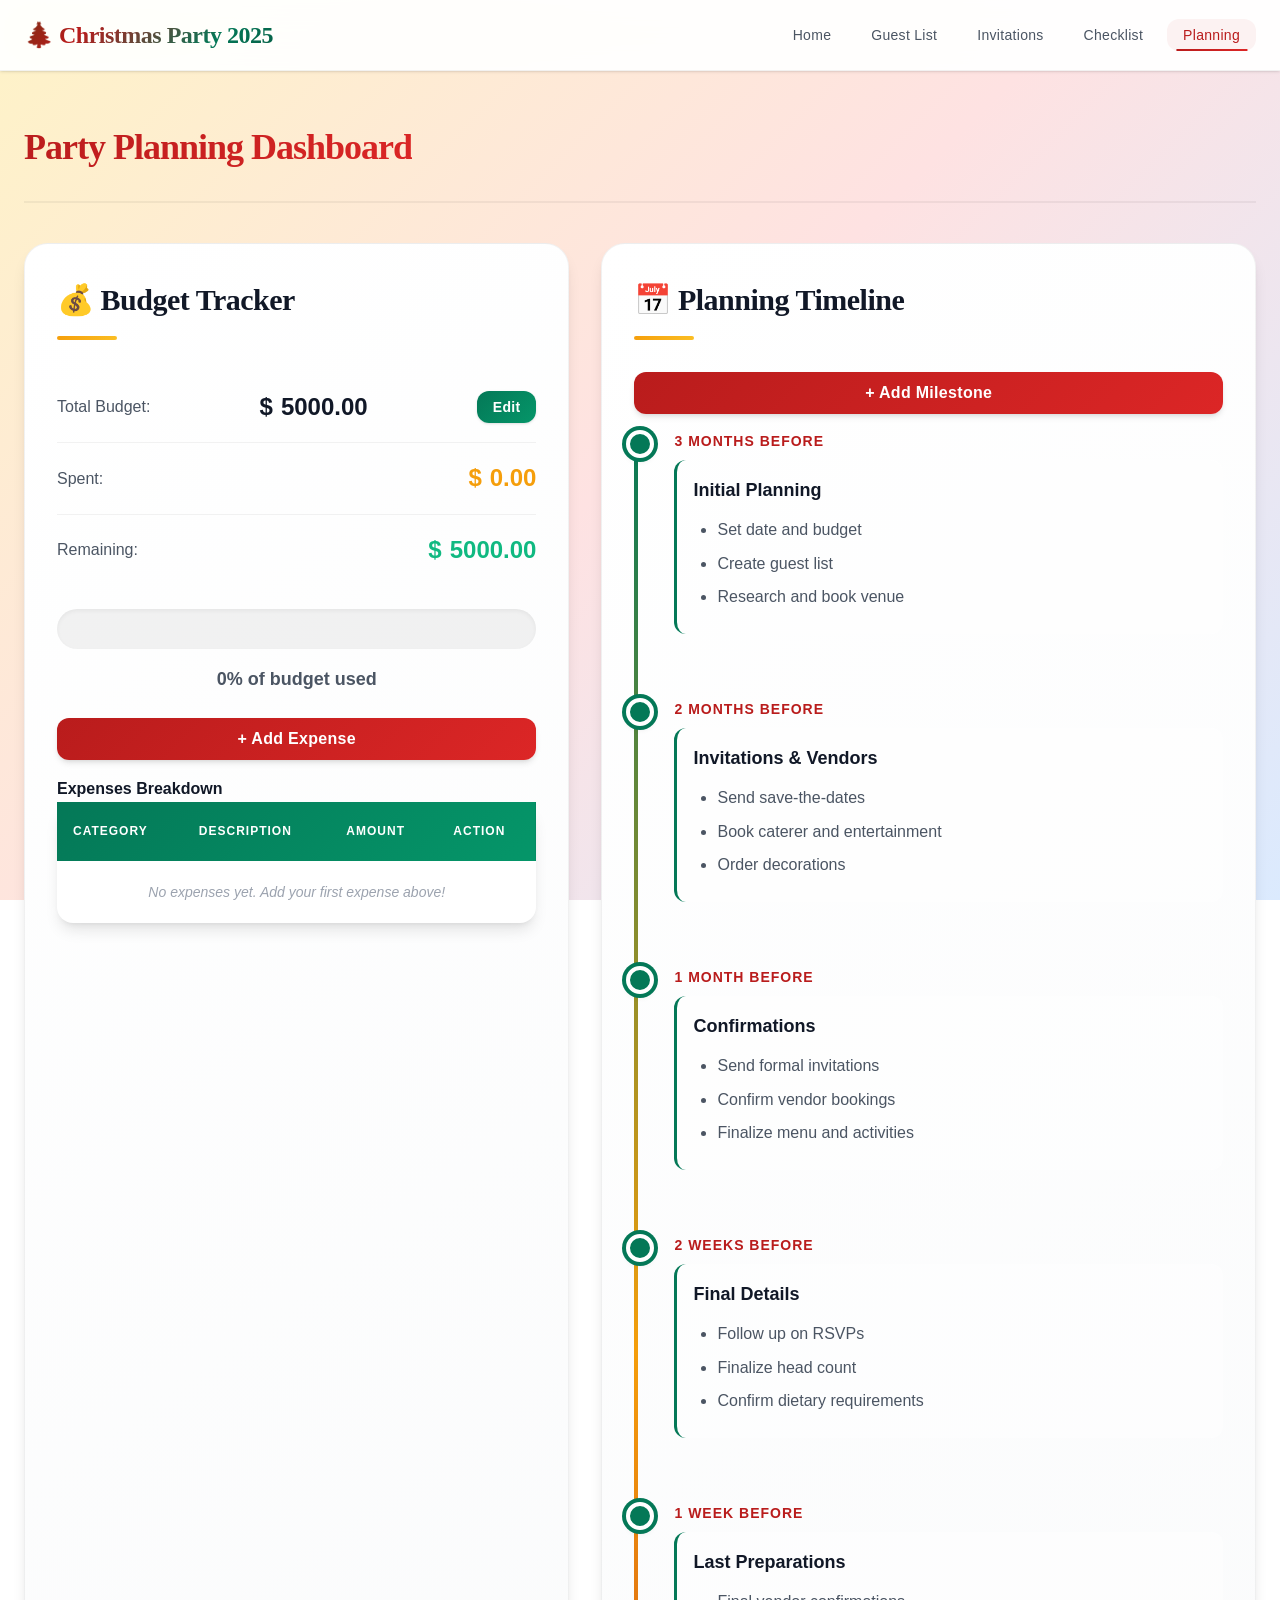
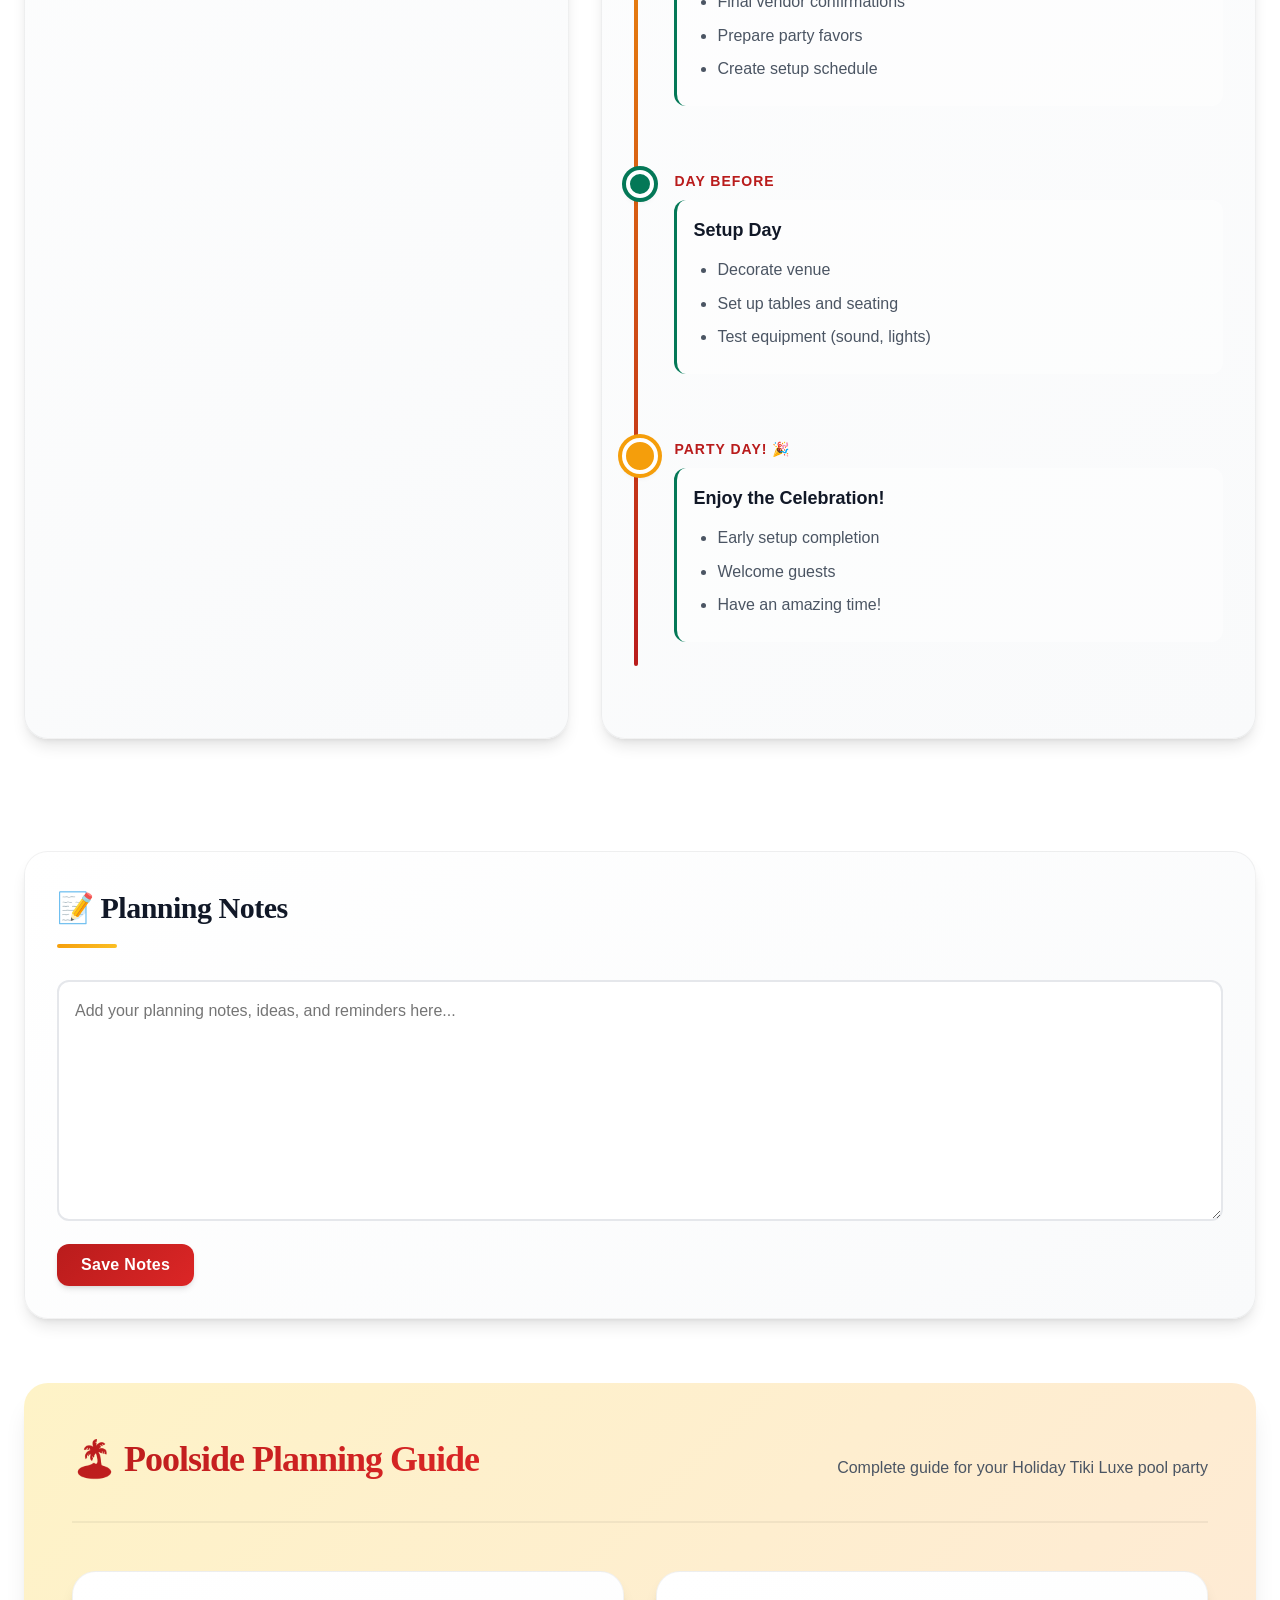
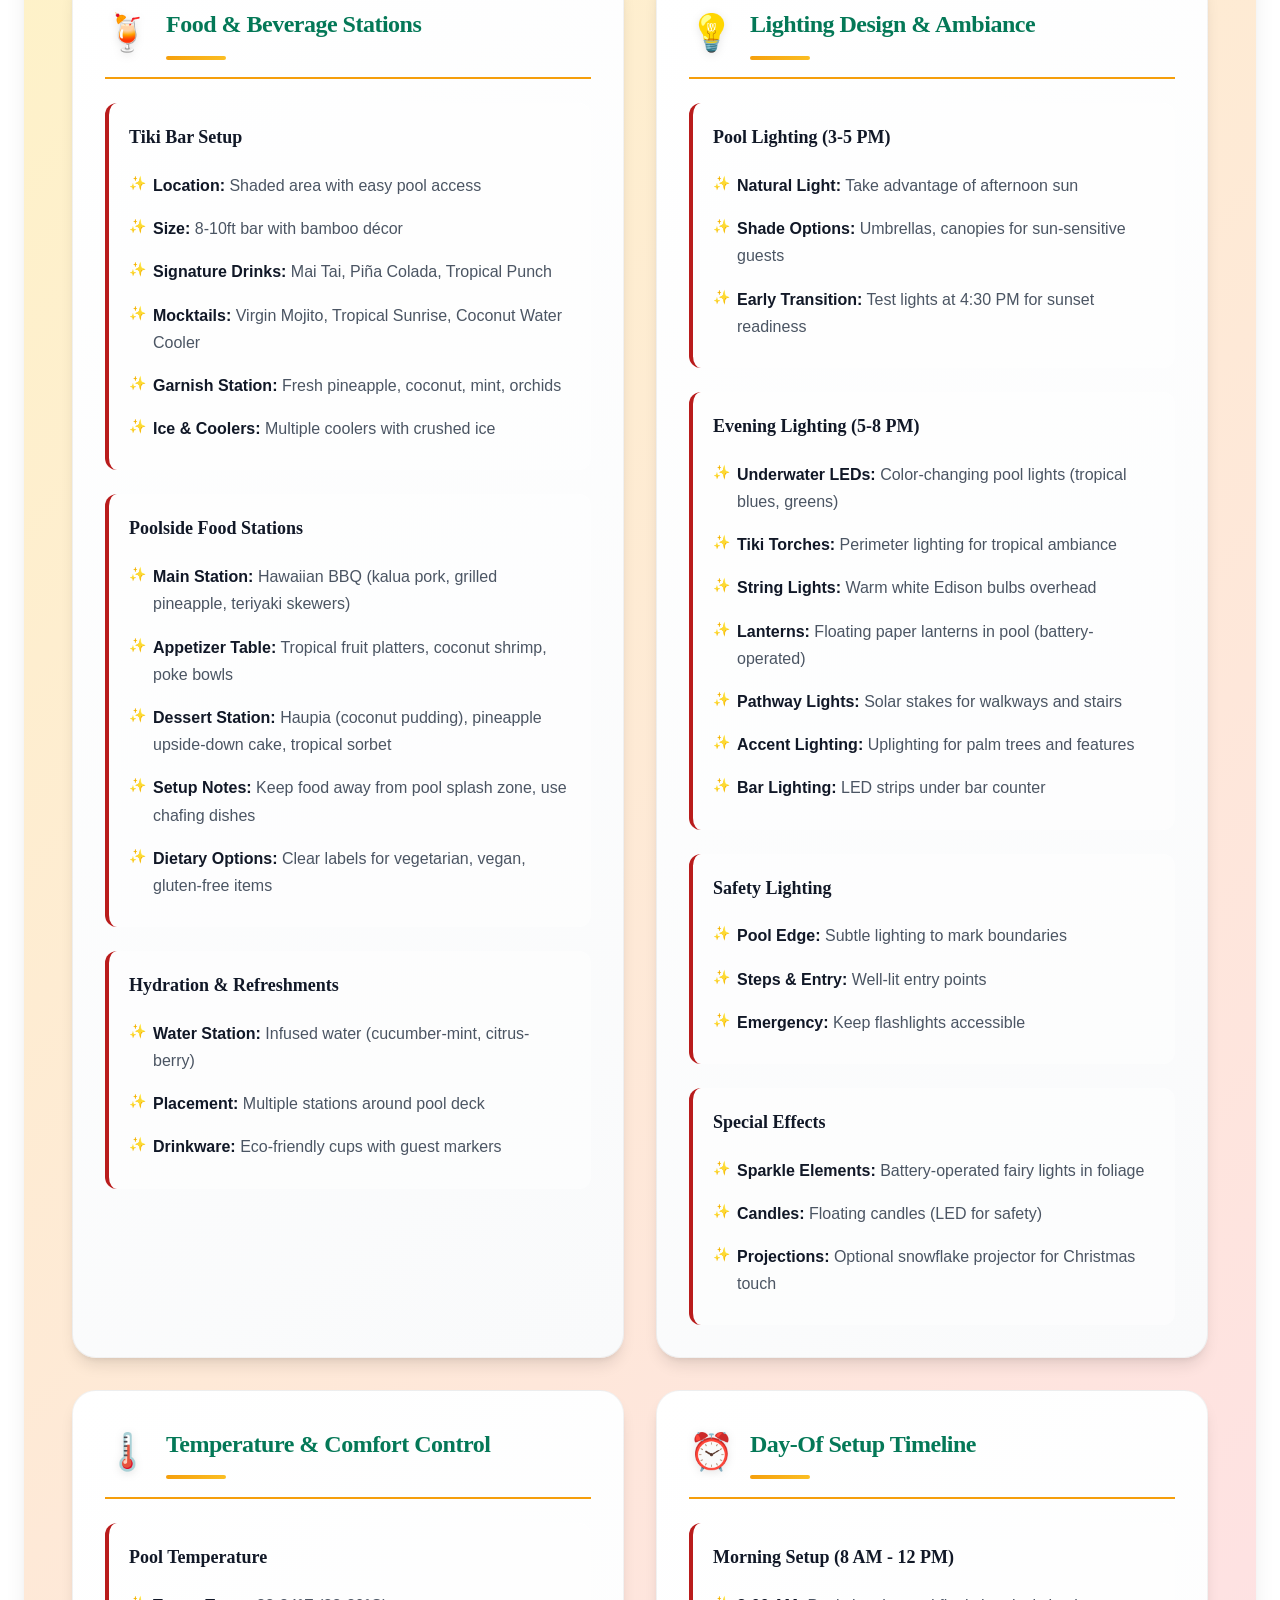
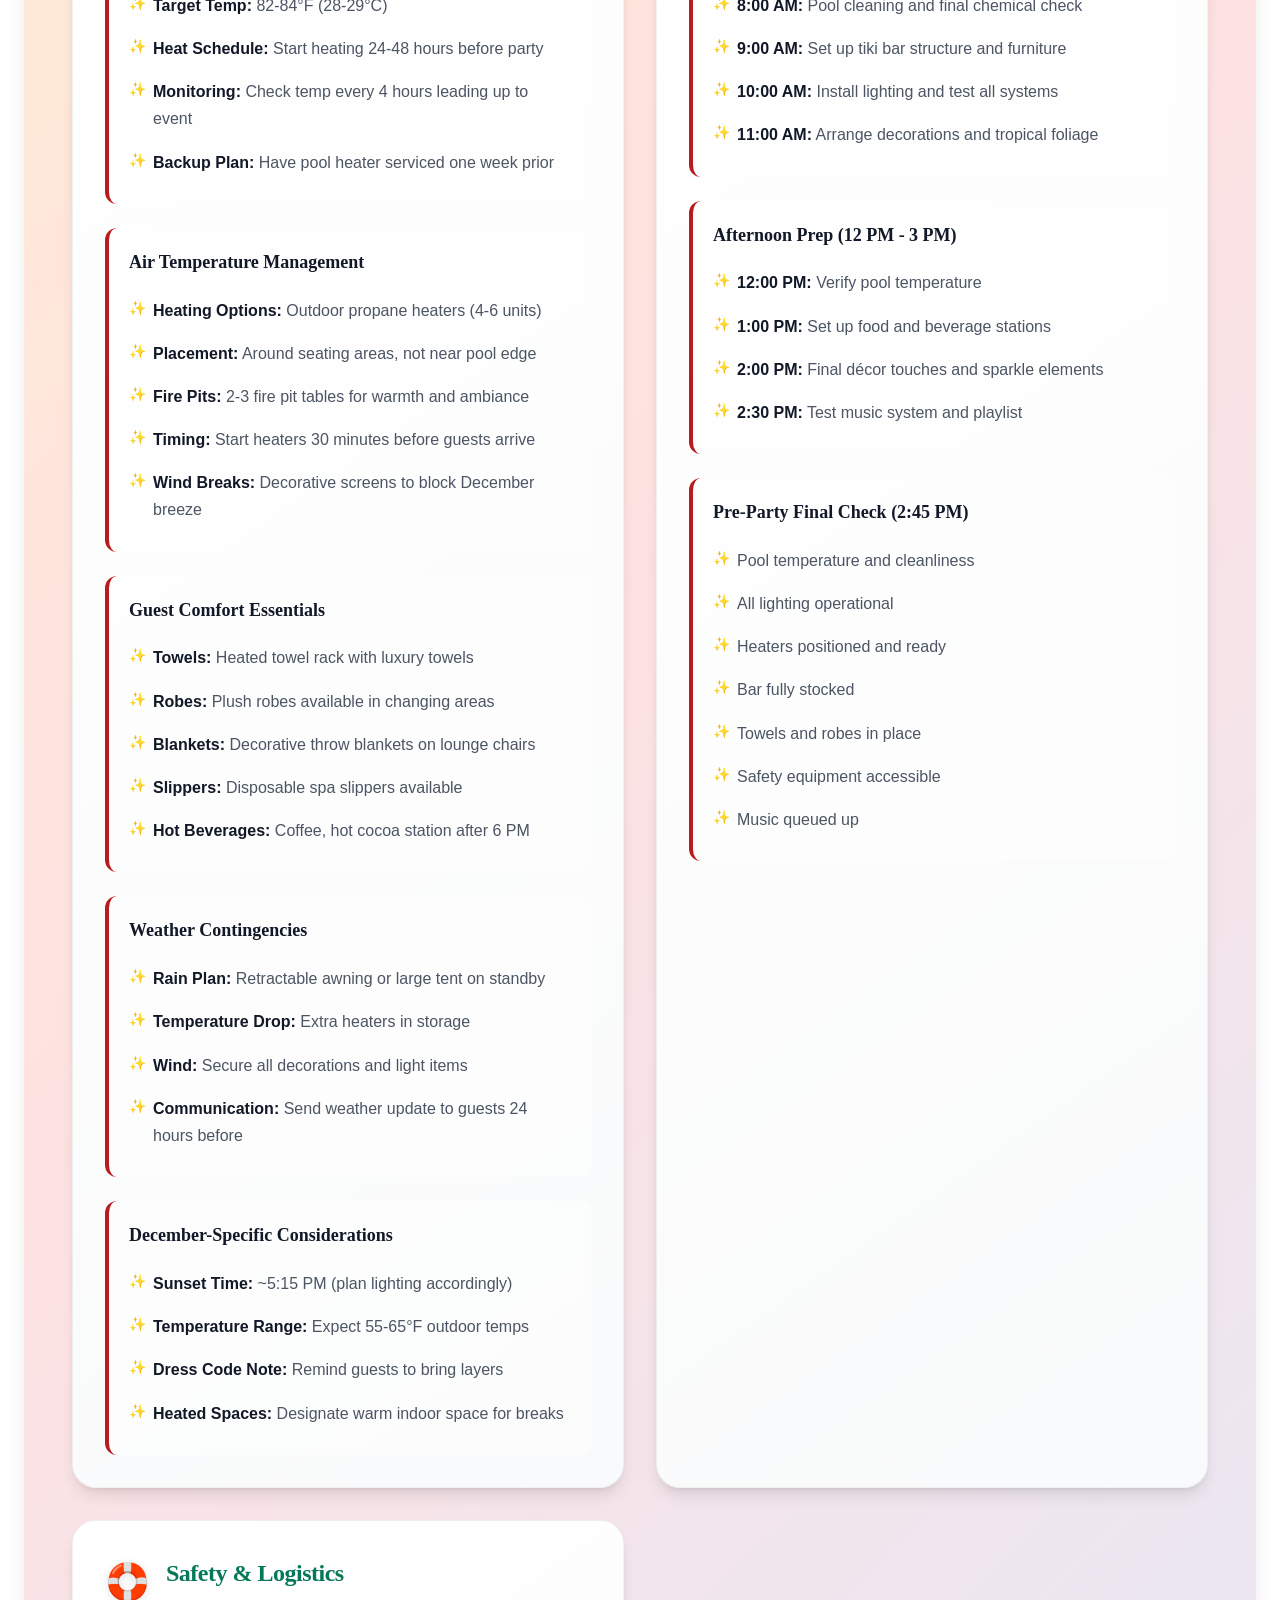
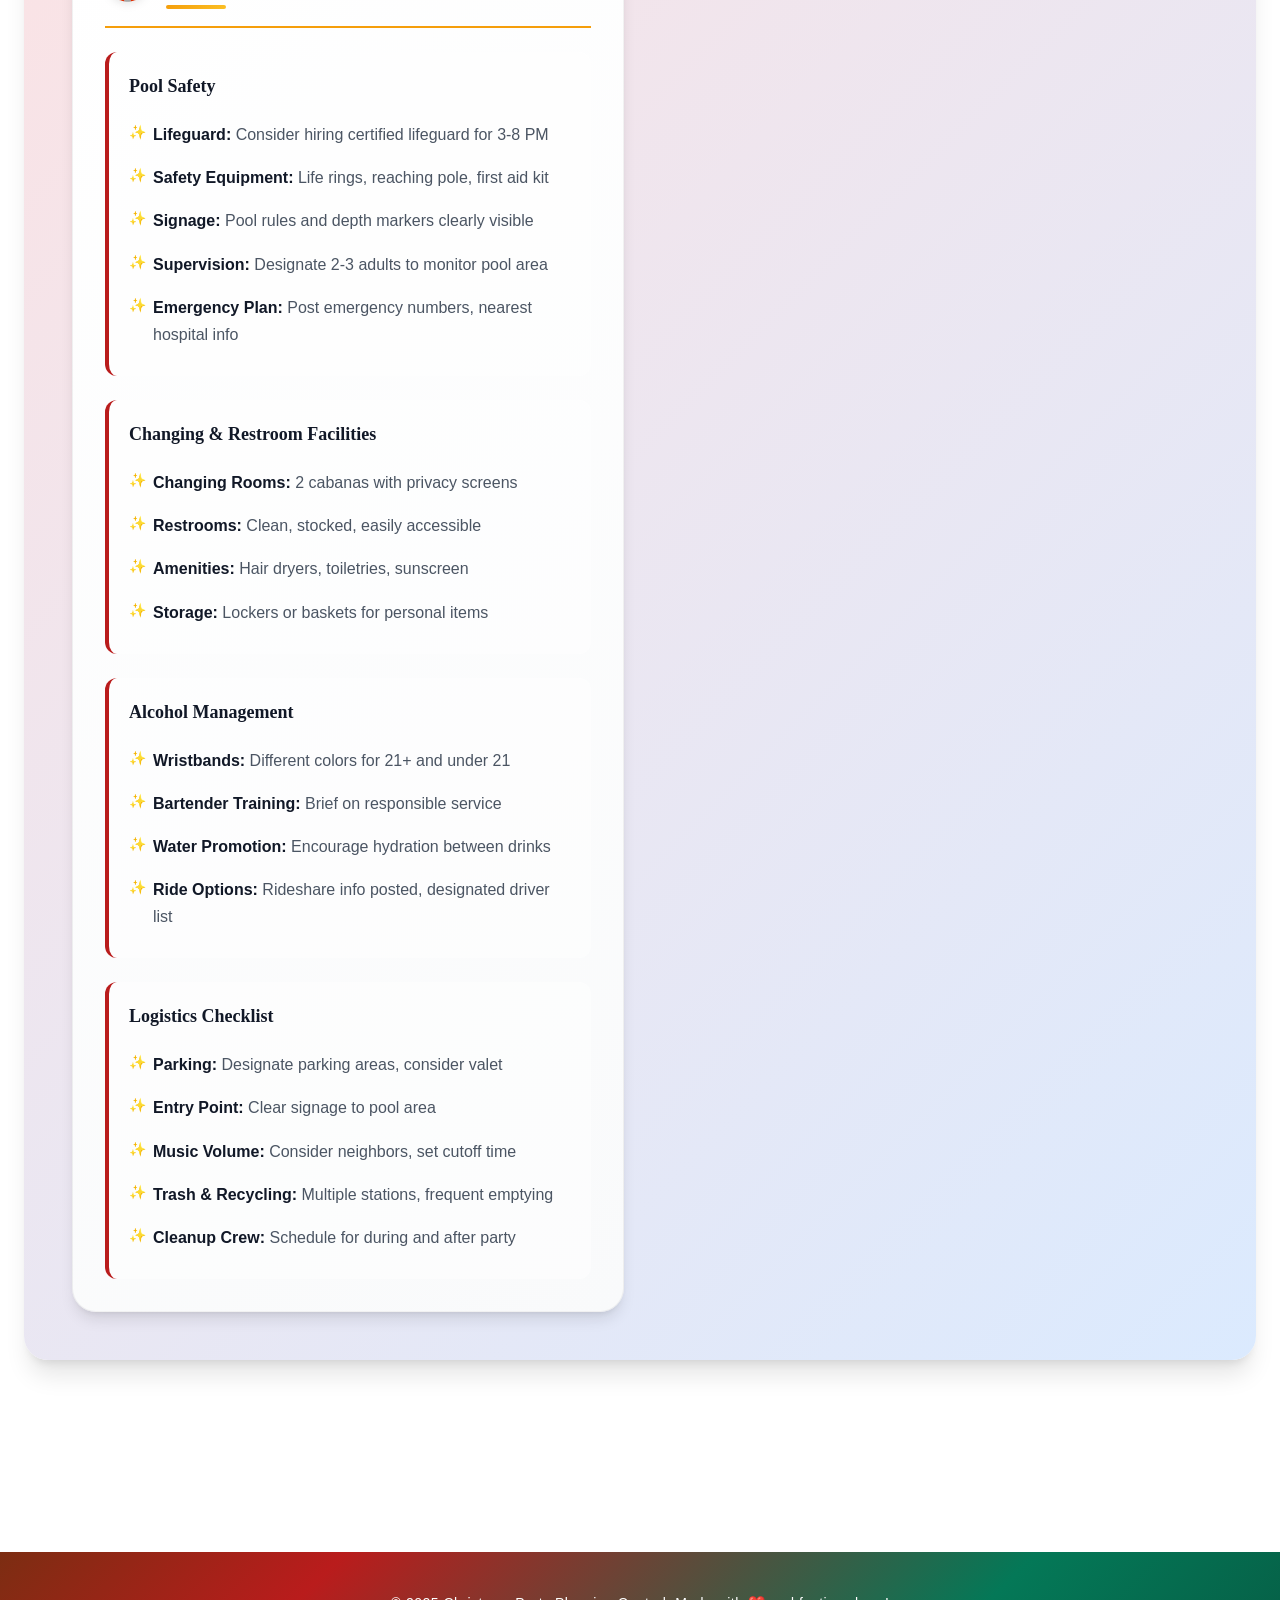
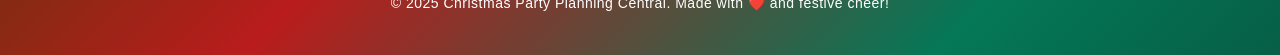
<file: planning.html>
<!DOCTYPE html>
<html lang="en">
<head>
    <meta charset="UTF-8">
    <meta name="viewport" content="width=device-width, initial-scale=1.0">
    <title>Planning - Christmas Party 2025</title>
    <link rel="stylesheet" href="style.css">
</head>
<body>
    <nav class="navbar">
        <div class="container">
            <h1 class="logo">🎄 Christmas Party 2025</h1>
            <ul class="nav-links">
                <li><a href="index.html">Home</a></li>
                <li><a href="guests.html">Guest List</a></li>
                <li><a href="invitations.html">Invitations</a></li>
                <li><a href="checklist.html">Checklist</a></li>
                <li><a href="planning.html" class="active">Planning</a></li>
            </ul>
        </div>
    </nav>

    <main class="container">
        <section class="page-header">
            <h2>Party Planning Dashboard</h2>
        </section>

        <div class="planning-grid">
            <!-- Budget Tracker -->
            <section class="budget-section">
                <h3>💰 Budget Tracker</h3>
                <div class="budget-summary">
                    <div class="budget-item">
                        <span class="label">Total Budget:</span>
                        <span class="value">$<span id="total-budget">0</span></span>
                        <button onclick="editBudget()" class="edit-btn-small">Edit</button>
                    </div>
                    <div class="budget-item">
                        <span class="label">Spent:</span>
                        <span class="value spent">$<span id="total-spent">0</span></span>
                    </div>
                    <div class="budget-item">
                        <span class="label">Remaining:</span>
                        <span class="value remaining">$<span id="remaining-budget">0</span></span>
                    </div>
                </div>

                <div class="budget-progress">
                    <div class="progress-bar">
                        <div class="progress-fill budget-fill" id="budget-progress-fill" style="width: 0%"></div>
                    </div>
                    <p class="progress-text" id="budget-progress-text">0% of budget used</p>
                </div>

                <button onclick="showAddExpenseModal()" class="btn-primary btn-full-width">+ Add Expense</button>

                <div class="expenses-list">
                    <h4>Expenses Breakdown</h4>
                    <table class="expense-table">
                        <thead>
                            <tr>
                                <th>Category</th>
                                <th>Description</th>
                                <th>Amount</th>
                                <th>Action</th>
                            </tr>
                        </thead>
                        <tbody id="expenses-table-body">
                            <tr class="no-data">
                                <td colspan="4">No expenses yet. Add your first expense above!</td>
                            </tr>
                        </tbody>
                    </table>
                </div>
            </section>

            <!-- Timeline -->
            <section class="timeline-section">
                <h3>📅 Planning Timeline</h3>
                <button onclick="showAddMilestoneModal()" class="btn-primary btn-full-width">+ Add Milestone</button>

                <div class="timeline">
                    <div class="timeline-item">
                        <div class="timeline-date">3 Months Before</div>
                        <div class="timeline-content">
                            <h4>Initial Planning</h4>
                            <ul>
                                <li>Set date and budget</li>
                                <li>Create guest list</li>
                                <li>Research and book venue</li>
                            </ul>
                        </div>
                    </div>

                    <div class="timeline-item">
                        <div class="timeline-date">2 Months Before</div>
                        <div class="timeline-content">
                            <h4>Invitations & Vendors</h4>
                            <ul>
                                <li>Send save-the-dates</li>
                                <li>Book caterer and entertainment</li>
                                <li>Order decorations</li>
                            </ul>
                        </div>
                    </div>

                    <div class="timeline-item">
                        <div class="timeline-date">1 Month Before</div>
                        <div class="timeline-content">
                            <h4>Confirmations</h4>
                            <ul>
                                <li>Send formal invitations</li>
                                <li>Confirm vendor bookings</li>
                                <li>Finalize menu and activities</li>
                            </ul>
                        </div>
                    </div>

                    <div class="timeline-item">
                        <div class="timeline-date">2 Weeks Before</div>
                        <div class="timeline-content">
                            <h4>Final Details</h4>
                            <ul>
                                <li>Follow up on RSVPs</li>
                                <li>Finalize head count</li>
                                <li>Confirm dietary requirements</li>
                            </ul>
                        </div>
                    </div>

                    <div class="timeline-item">
                        <div class="timeline-date">1 Week Before</div>
                        <div class="timeline-content">
                            <h4>Last Preparations</h4>
                            <ul>
                                <li>Final vendor confirmations</li>
                                <li>Prepare party favors</li>
                                <li>Create setup schedule</li>
                            </ul>
                        </div>
                    </div>

                    <div class="timeline-item">
                        <div class="timeline-date">Day Before</div>
                        <div class="timeline-content">
                            <h4>Setup Day</h4>
                            <ul>
                                <li>Decorate venue</li>
                                <li>Set up tables and seating</li>
                                <li>Test equipment (sound, lights)</li>
                            </ul>
                        </div>
                    </div>

                    <div class="timeline-item highlight">
                        <div class="timeline-date">Party Day! 🎉</div>
                        <div class="timeline-content">
                            <h4>Enjoy the Celebration!</h4>
                            <ul>
                                <li>Early setup completion</li>
                                <li>Welcome guests</li>
                                <li>Have an amazing time!</li>
                            </ul>
                        </div>
                    </div>
                </div>
            </section>
        </div>

        <!-- Notes Section -->
        <section class="notes-section">
            <h3>📝 Planning Notes</h3>
            <textarea id="planning-notes" placeholder="Add your planning notes, ideas, and reminders here..." rows="8"></textarea>
            <button onclick="saveNotes()" class="btn-primary">Save Notes</button>
        </section>

        <!-- Poolside Planning Guide -->
        <section class="poolside-guide-section">
            <div class="page-header">
                <h2>🏝️ Poolside Planning Guide</h2>
                <p style="color: var(--text-secondary); margin-top: var(--space-2);">Complete guide for your Holiday Tiki Luxe pool party</p>
            </div>

            <div class="guide-grid">
                <!-- Food & Beverage Stations -->
                <div class="guide-card">
                    <div class="guide-header">
                        <span class="guide-icon">🍹</span>
                        <h3>Food & Beverage Stations</h3>
                    </div>
                    <div class="guide-content">
                        <div class="guide-subsection">
                            <h4>Tiki Bar Setup</h4>
                            <ul>
                                <li><strong>Location:</strong> Shaded area with easy pool access</li>
                                <li><strong>Size:</strong> 8-10ft bar with bamboo décor</li>
                                <li><strong>Signature Drinks:</strong> Mai Tai, Piña Colada, Tropical Punch</li>
                                <li><strong>Mocktails:</strong> Virgin Mojito, Tropical Sunrise, Coconut Water Cooler</li>
                                <li><strong>Garnish Station:</strong> Fresh pineapple, coconut, mint, orchids</li>
                                <li><strong>Ice & Coolers:</strong> Multiple coolers with crushed ice</li>
                            </ul>
                        </div>

                        <div class="guide-subsection">
                            <h4>Poolside Food Stations</h4>
                            <ul>
                                <li><strong>Main Station:</strong> Hawaiian BBQ (kalua pork, grilled pineapple, teriyaki skewers)</li>
                                <li><strong>Appetizer Table:</strong> Tropical fruit platters, coconut shrimp, poke bowls</li>
                                <li><strong>Dessert Station:</strong> Haupia (coconut pudding), pineapple upside-down cake, tropical sorbet</li>
                                <li><strong>Setup Notes:</strong> Keep food away from pool splash zone, use chafing dishes</li>
                                <li><strong>Dietary Options:</strong> Clear labels for vegetarian, vegan, gluten-free items</li>
                            </ul>
                        </div>

                        <div class="guide-subsection">
                            <h4>Hydration & Refreshments</h4>
                            <ul>
                                <li><strong>Water Station:</strong> Infused water (cucumber-mint, citrus-berry)</li>
                                <li><strong>Placement:</strong> Multiple stations around pool deck</li>
                                <li><strong>Drinkware:</strong> Eco-friendly cups with guest markers</li>
                            </ul>
                        </div>
                    </div>
                </div>

                <!-- Lighting Design -->
                <div class="guide-card">
                    <div class="guide-header">
                        <span class="guide-icon">💡</span>
                        <h3>Lighting Design & Ambiance</h3>
                    </div>
                    <div class="guide-content">
                        <div class="guide-subsection">
                            <h4>Pool Lighting (3-5 PM)</h4>
                            <ul>
                                <li><strong>Natural Light:</strong> Take advantage of afternoon sun</li>
                                <li><strong>Shade Options:</strong> Umbrellas, canopies for sun-sensitive guests</li>
                                <li><strong>Early Transition:</strong> Test lights at 4:30 PM for sunset readiness</li>
                            </ul>
                        </div>

                        <div class="guide-subsection">
                            <h4>Evening Lighting (5-8 PM)</h4>
                            <ul>
                                <li><strong>Underwater LEDs:</strong> Color-changing pool lights (tropical blues, greens)</li>
                                <li><strong>Tiki Torches:</strong> Perimeter lighting for tropical ambiance</li>
                                <li><strong>String Lights:</strong> Warm white Edison bulbs overhead</li>
                                <li><strong>Lanterns:</strong> Floating paper lanterns in pool (battery-operated)</li>
                                <li><strong>Pathway Lights:</strong> Solar stakes for walkways and stairs</li>
                                <li><strong>Accent Lighting:</strong> Uplighting for palm trees and features</li>
                                <li><strong>Bar Lighting:</strong> LED strips under bar counter</li>
                            </ul>
                        </div>

                        <div class="guide-subsection">
                            <h4>Safety Lighting</h4>
                            <ul>
                                <li><strong>Pool Edge:</strong> Subtle lighting to mark boundaries</li>
                                <li><strong>Steps & Entry:</strong> Well-lit entry points</li>
                                <li><strong>Emergency:</strong> Keep flashlights accessible</li>
                            </ul>
                        </div>

                        <div class="guide-subsection">
                            <h4>Special Effects</h4>
                            <ul>
                                <li><strong>Sparkle Elements:</strong> Battery-operated fairy lights in foliage</li>
                                <li><strong>Candles:</strong> Floating candles (LED for safety)</li>
                                <li><strong>Projections:</strong> Optional snowflake projector for Christmas touch</li>
                            </ul>
                        </div>
                    </div>
                </div>

                <!-- Temperature & Comfort -->
                <div class="guide-card">
                    <div class="guide-header">
                        <span class="guide-icon">🌡️</span>
                        <h3>Temperature & Comfort Control</h3>
                    </div>
                    <div class="guide-content">
                        <div class="guide-subsection">
                            <h4>Pool Temperature</h4>
                            <ul>
                                <li><strong>Target Temp:</strong> 82-84°F (28-29°C)</li>
                                <li><strong>Heat Schedule:</strong> Start heating 24-48 hours before party</li>
                                <li><strong>Monitoring:</strong> Check temp every 4 hours leading up to event</li>
                                <li><strong>Backup Plan:</strong> Have pool heater serviced one week prior</li>
                            </ul>
                        </div>

                        <div class="guide-subsection">
                            <h4>Air Temperature Management</h4>
                            <ul>
                                <li><strong>Heating Options:</strong> Outdoor propane heaters (4-6 units)</li>
                                <li><strong>Placement:</strong> Around seating areas, not near pool edge</li>
                                <li><strong>Fire Pits:</strong> 2-3 fire pit tables for warmth and ambiance</li>
                                <li><strong>Timing:</strong> Start heaters 30 minutes before guests arrive</li>
                                <li><strong>Wind Breaks:</strong> Decorative screens to block December breeze</li>
                            </ul>
                        </div>

                        <div class="guide-subsection">
                            <h4>Guest Comfort Essentials</h4>
                            <ul>
                                <li><strong>Towels:</strong> Heated towel rack with luxury towels</li>
                                <li><strong>Robes:</strong> Plush robes available in changing areas</li>
                                <li><strong>Blankets:</strong> Decorative throw blankets on lounge chairs</li>
                                <li><strong>Slippers:</strong> Disposable spa slippers available</li>
                                <li><strong>Hot Beverages:</strong> Coffee, hot cocoa station after 6 PM</li>
                            </ul>
                        </div>

                        <div class="guide-subsection">
                            <h4>Weather Contingencies</h4>
                            <ul>
                                <li><strong>Rain Plan:</strong> Retractable awning or large tent on standby</li>
                                <li><strong>Temperature Drop:</strong> Extra heaters in storage</li>
                                <li><strong>Wind:</strong> Secure all decorations and light items</li>
                                <li><strong>Communication:</strong> Send weather update to guests 24 hours before</li>
                            </ul>
                        </div>

                        <div class="guide-subsection">
                            <h4>December-Specific Considerations</h4>
                            <ul>
                                <li><strong>Sunset Time:</strong> ~5:15 PM (plan lighting accordingly)</li>
                                <li><strong>Temperature Range:</strong> Expect 55-65°F outdoor temps</li>
                                <li><strong>Dress Code Note:</strong> Remind guests to bring layers</li>
                                <li><strong>Heated Spaces:</strong> Designate warm indoor space for breaks</li>
                            </ul>
                        </div>
                    </div>
                </div>

                <!-- Setup Timeline -->
                <div class="guide-card">
                    <div class="guide-header">
                        <span class="guide-icon">⏰</span>
                        <h3>Day-Of Setup Timeline</h3>
                    </div>
                    <div class="guide-content">
                        <div class="guide-subsection">
                            <h4>Morning Setup (8 AM - 12 PM)</h4>
                            <ul>
                                <li><strong>8:00 AM:</strong> Pool cleaning and final chemical check</li>
                                <li><strong>9:00 AM:</strong> Set up tiki bar structure and furniture</li>
                                <li><strong>10:00 AM:</strong> Install lighting and test all systems</li>
                                <li><strong>11:00 AM:</strong> Arrange decorations and tropical foliage</li>
                            </ul>
                        </div>

                        <div class="guide-subsection">
                            <h4>Afternoon Prep (12 PM - 3 PM)</h4>
                            <ul>
                                <li><strong>12:00 PM:</strong> Verify pool temperature</li>
                                <li><strong>1:00 PM:</strong> Set up food and beverage stations</li>
                                <li><strong>2:00 PM:</strong> Final décor touches and sparkle elements</li>
                                <li><strong>2:30 PM:</strong> Test music system and playlist</li>
                            </ul>
                        </div>

                        <div class="guide-subsection">
                            <h4>Pre-Party Final Check (2:45 PM)</h4>
                            <ul>
                                <li>Pool temperature and cleanliness</li>
                                <li>All lighting operational</li>
                                <li>Heaters positioned and ready</li>
                                <li>Bar fully stocked</li>
                                <li>Towels and robes in place</li>
                                <li>Safety equipment accessible</li>
                                <li>Music queued up</li>
                            </ul>
                        </div>
                    </div>
                </div>

                <!-- Safety & Logistics -->
                <div class="guide-card">
                    <div class="guide-header">
                        <span class="guide-icon">🛟</span>
                        <h3>Safety & Logistics</h3>
                    </div>
                    <div class="guide-content">
                        <div class="guide-subsection">
                            <h4>Pool Safety</h4>
                            <ul>
                                <li><strong>Lifeguard:</strong> Consider hiring certified lifeguard for 3-8 PM</li>
                                <li><strong>Safety Equipment:</strong> Life rings, reaching pole, first aid kit</li>
                                <li><strong>Signage:</strong> Pool rules and depth markers clearly visible</li>
                                <li><strong>Supervision:</strong> Designate 2-3 adults to monitor pool area</li>
                                <li><strong>Emergency Plan:</strong> Post emergency numbers, nearest hospital info</li>
                            </ul>
                        </div>

                        <div class="guide-subsection">
                            <h4>Changing & Restroom Facilities</h4>
                            <ul>
                                <li><strong>Changing Rooms:</strong> 2 cabanas with privacy screens</li>
                                <li><strong>Restrooms:</strong> Clean, stocked, easily accessible</li>
                                <li><strong>Amenities:</strong> Hair dryers, toiletries, sunscreen</li>
                                <li><strong>Storage:</strong> Lockers or baskets for personal items</li>
                            </ul>
                        </div>

                        <div class="guide-subsection">
                            <h4>Alcohol Management</h4>
                            <ul>
                                <li><strong>Wristbands:</strong> Different colors for 21+ and under 21</li>
                                <li><strong>Bartender Training:</strong> Brief on responsible service</li>
                                <li><strong>Water Promotion:</strong> Encourage hydration between drinks</li>
                                <li><strong>Ride Options:</strong> Rideshare info posted, designated driver list</li>
                            </ul>
                        </div>

                        <div class="guide-subsection">
                            <h4>Logistics Checklist</h4>
                            <ul>
                                <li><strong>Parking:</strong> Designate parking areas, consider valet</li>
                                <li><strong>Entry Point:</strong> Clear signage to pool area</li>
                                <li><strong>Music Volume:</strong> Consider neighbors, set cutoff time</li>
                                <li><strong>Trash & Recycling:</strong> Multiple stations, frequent emptying</li>
                                <li><strong>Cleanup Crew:</strong> Schedule for during and after party</li>
                            </ul>
                        </div>
                    </div>
                </div>
            </div>
        </section>
    </main>

    <!-- Add Expense Modal -->
    <div id="add-expense-modal" class="modal">
        <div class="modal-content">
            <span class="close" onclick="closeAddExpenseModal()">&times;</span>
            <h3>Add Expense</h3>
            <form id="add-expense-form">
                <div class="form-group">
                    <label>Category *</label>
                    <select id="expense-category" required>
                        <option value="">Select category...</option>
                        <option value="Venue">Venue</option>
                        <option value="Food & Catering">Food & Catering</option>
                        <option value="Beverages">Beverages</option>
                        <option value="Decorations">Decorations</option>
                        <option value="Entertainment">Entertainment</option>
                        <option value="Photography">Photography</option>
                        <option value="Invitations">Invitations</option>
                        <option value="Party Favors">Party Favors</option>
                        <option value="Other">Other</option>
                    </select>
                </div>
                <div class="form-group">
                    <label>Description *</label>
                    <input type="text" id="expense-description" required>
                </div>
                <div class="form-group">
                    <label>Amount ($) *</label>
                    <input type="number" id="expense-amount" step="0.01" min="0" required>
                </div>
                <div class="form-actions">
                    <button type="submit" class="btn-primary">Add Expense</button>
                    <button type="button" onclick="closeAddExpenseModal()" class="btn-secondary">Cancel</button>
                </div>
            </form>
        </div>
    </div>

    <!-- Add Milestone Modal -->
    <div id="add-milestone-modal" class="modal">
        <div class="modal-content">
            <span class="close" onclick="closeAddMilestoneModal()">&times;</span>
            <h3>Add Timeline Milestone</h3>
            <form id="add-milestone-form">
                <div class="form-group">
                    <label>Date/Timeframe *</label>
                    <input type="text" id="milestone-date" placeholder="e.g., 1 Week Before" required>
                </div>
                <div class="form-group">
                    <label>Title *</label>
                    <input type="text" id="milestone-title" required>
                </div>
                <div class="form-group">
                    <label>Tasks (one per line)</label>
                    <textarea id="milestone-tasks" rows="4" placeholder="Enter tasks, one per line"></textarea>
                </div>
                <div class="form-actions">
                    <button type="submit" class="btn-primary">Add Milestone</button>
                    <button type="button" onclick="closeAddMilestoneModal()" class="btn-secondary">Cancel</button>
                </div>
            </form>
        </div>
    </div>

    <footer>
        <p>&copy; 2025 Christmas Party Planning Central. Made with ❤️ and festive cheer!</p>
    </footer>

    <script src="planning.js"></script>
</body>
</html>
</file>
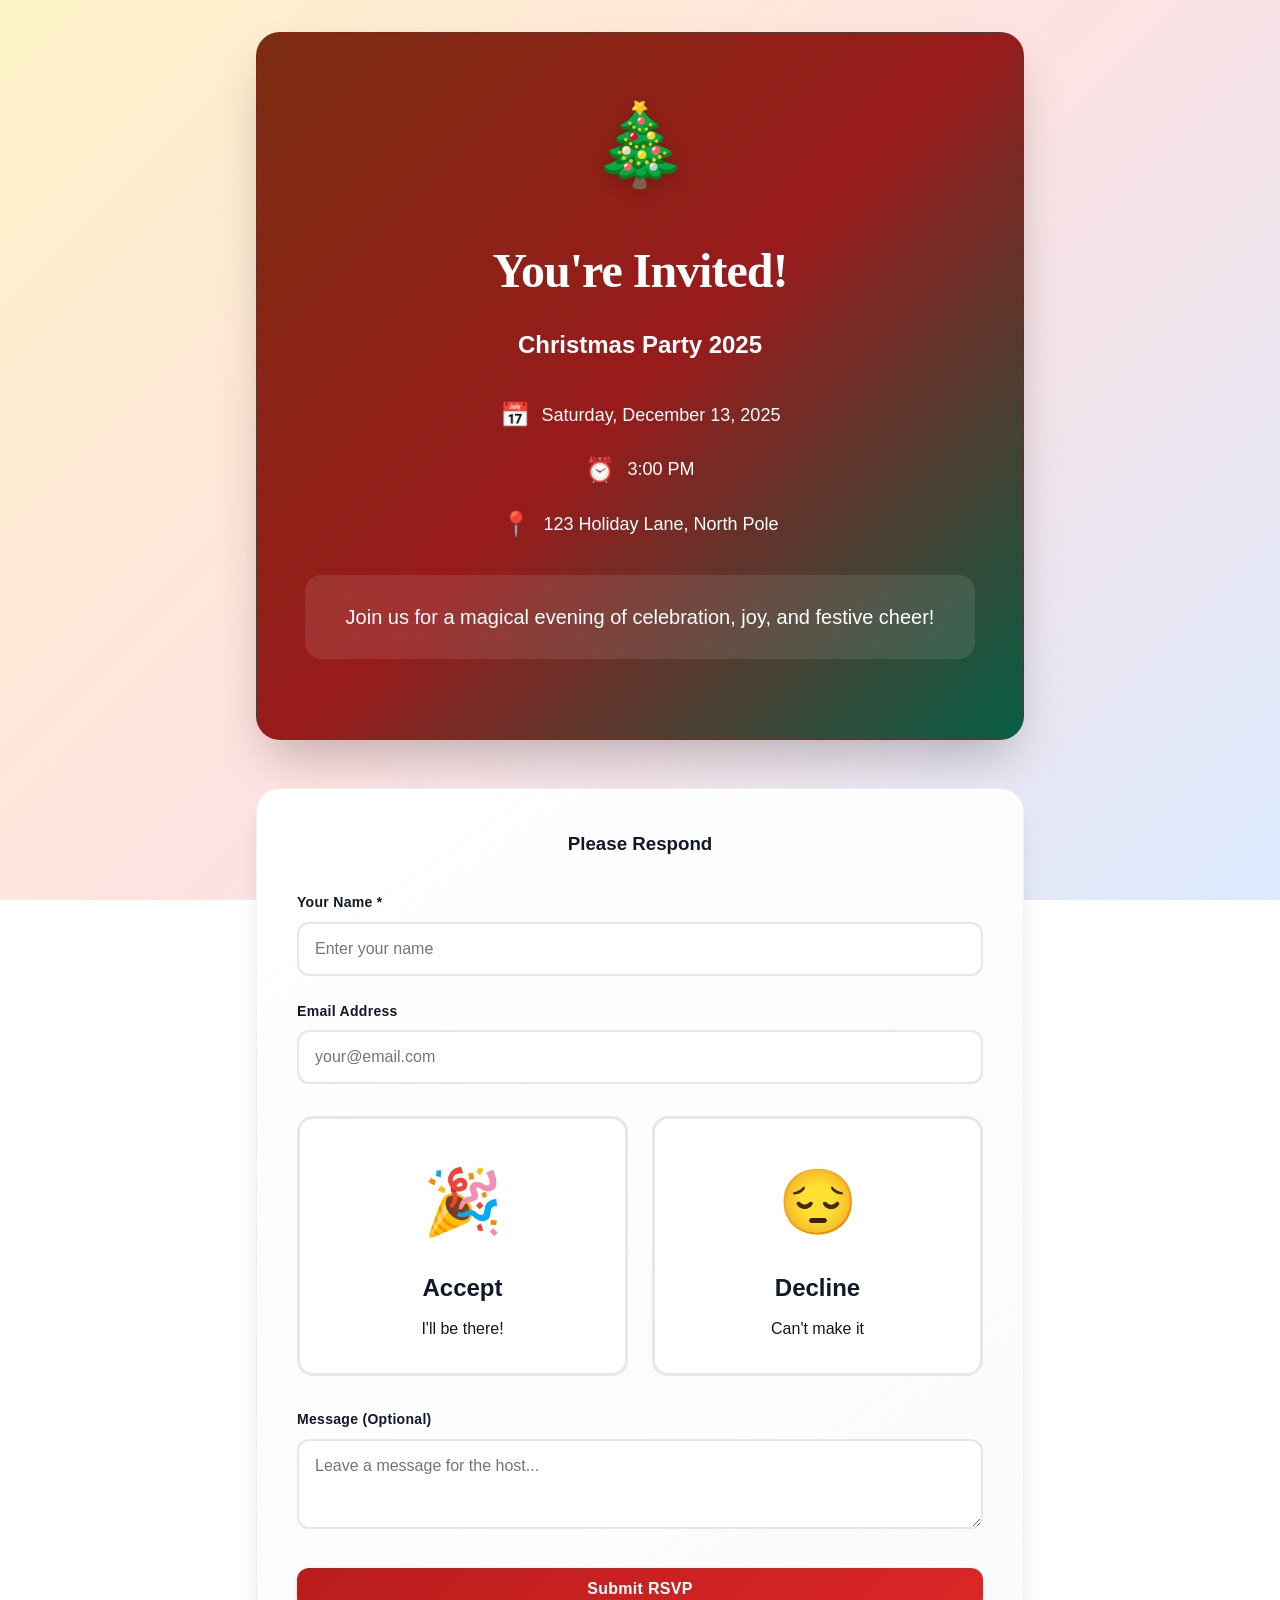
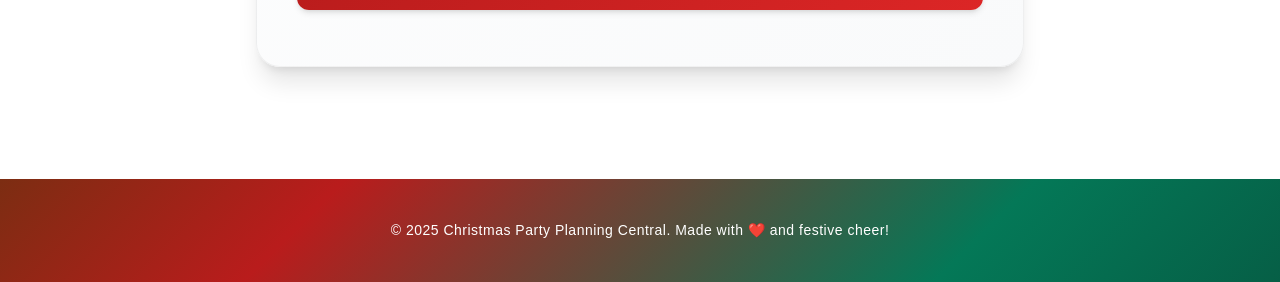
<file: rsvp.html>
<!DOCTYPE html>
<html lang="en">
<head>
    <meta charset="UTF-8">
    <meta name="viewport" content="width=device-width, initial-scale=1.0">
    <title>RSVP - Christmas Party 2025</title>
    <link rel="stylesheet" href="style.css">
    <style>
        /* Additional RSVP-specific styles */
        .rsvp-container {
            max-width: 800px;
            margin: 0 auto;
            padding: var(--space-8) var(--space-4);
        }

        .invitation-display-full {
            background: var(--gradient-card);
            border-radius: var(--radius-2xl);
            padding: var(--space-12);
            box-shadow: var(--shadow-2xl);
            border: 1px solid rgba(0, 0, 0, 0.05);
            margin-bottom: var(--space-12);
            text-align: center;
        }

        .invitation-elegant {
            background: linear-gradient(135deg, #7C2D12 0%, #991B1B 50%, #065F46 100%);
            color: var(--text-inverse);
        }

        .invitation-festive {
            background: linear-gradient(135deg, #DC2626 0%, #F59E0B 50%, #10B981 100%);
            color: var(--text-inverse);
        }

        .invitation-modern {
            background: linear-gradient(135deg, #F3F4F6 0%, #E5E7EB 100%);
            color: var(--text-primary);
            border: 3px solid var(--primary-red);
        }

        .invitation-winter {
            background: linear-gradient(135deg, #DBEAFE 0%, #E0F2FE 50%, #F0F9FF 100%);
            color: var(--text-primary);
        }

        .invitation-tiki {
            background: linear-gradient(135deg, #FF6B6B 0%, #F59E0B 25%, #10B981 50%, #3B82F6 75%, #EC4899 100%);
            color: var(--text-inverse);
            position: relative;
            overflow: hidden;
        }

        .invitation-tiki::before {
            content: '🌴 🍹 🎄 🌺 ✨ 🥥 🎅 🏝️';
            position: absolute;
            top: 50%;
            left: 50%;
            transform: translate(-50%, -50%);
            font-size: 6rem;
            opacity: 0.1;
            white-space: nowrap;
        }

        .invitation-icon {
            font-size: 5rem;
            margin-bottom: var(--space-6);
            filter: drop-shadow(0 4px 8px rgba(0, 0, 0, 0.2));
            animation: float 3s ease-in-out infinite;
        }

        .invitation-title {
            font-family: var(--font-heading);
            font-size: var(--text-5xl);
            font-weight: var(--font-black);
            margin-bottom: var(--space-4);
            letter-spacing: -1px;
        }

        .invitation-details {
            margin: var(--space-8) 0;
        }

        .detail-row {
            display: flex;
            align-items: center;
            justify-content: center;
            gap: var(--space-3);
            margin: var(--space-4) 0;
            font-size: var(--text-lg);
        }

        .detail-icon {
            font-size: var(--text-2xl);
        }

        .invitation-message {
            font-size: var(--text-xl);
            line-height: 1.8;
            margin: var(--space-8) 0;
            padding: var(--space-6);
            background: rgba(255, 255, 255, 0.1);
            border-radius: var(--radius-xl);
            backdrop-filter: blur(10px);
        }

        .rsvp-form-section {
            background: var(--gradient-card);
            border-radius: var(--radius-2xl);
            padding: var(--space-10);
            box-shadow: var(--shadow-xl);
            border: 1px solid rgba(0, 0, 0, 0.05);
        }

        .rsvp-options {
            display: grid;
            grid-template-columns: 1fr 1fr;
            gap: var(--space-6);
            margin: var(--space-8) 0;
        }

        .rsvp-option {
            position: relative;
            cursor: pointer;
        }

        .rsvp-option input[type="radio"] {
            position: absolute;
            opacity: 0;
        }

        .rsvp-option-card {
            padding: var(--space-8);
            border: 3px solid var(--accent-silver);
            border-radius: var(--radius-xl);
            text-align: center;
            transition: all var(--transition-base);
            background: var(--bg-primary);
        }

        .rsvp-option input[type="radio"]:checked + .rsvp-option-card {
            border-color: var(--primary-green);
            background: linear-gradient(135deg, #D1FAE5 0%, #A7F3D0 100%);
            transform: scale(1.05);
            box-shadow: var(--shadow-lg);
        }

        .rsvp-option input[type="radio"]:checked + .rsvp-option-card.decline {
            border-color: var(--danger);
            background: linear-gradient(135deg, #FEE2E2 0%, #FECACA 100%);
        }

        .rsvp-option-icon {
            font-size: 4rem;
            margin-bottom: var(--space-4);
        }

        .rsvp-option-title {
            font-size: var(--text-2xl);
            font-weight: var(--font-bold);
            margin-bottom: var(--space-2);
        }

        .success-message {
            text-align: center;
            padding: var(--space-12);
        }

        .success-icon {
            font-size: 6rem;
            margin-bottom: var(--space-6);
            animation: bounceIn 0.8s ease-out;
        }

        @keyframes bounceIn {
            0% {
                transform: scale(0);
                opacity: 0;
            }
            50% {
                transform: scale(1.2);
            }
            100% {
                transform: scale(1);
                opacity: 1;
            }
        }

        @media (max-width: 640px) {
            .rsvp-options {
                grid-template-columns: 1fr;
            }
        }
    </style>
</head>
<body>
    <div class="rsvp-container">
        <!-- Invitation Display -->
        <div class="invitation-display-full" id="invitation-card">
            <div class="invitation-icon" id="invitation-icon">🎄</div>
            <h1 class="invitation-title">You're Invited!</h1>
            <h2 class="invitation-subtitle" id="event-title">Christmas Party 2025</h2>

            <div class="invitation-details">
                <div class="detail-row">
                    <span class="detail-icon">📅</span>
                    <span id="event-date">December 13, 2025</span>
                </div>
                <div class="detail-row">
                    <span class="detail-icon">⏰</span>
                    <span id="event-time">3:00 PM</span>
                </div>
                <div class="detail-row">
                    <span class="detail-icon">📍</span>
                    <span id="event-venue">123 Holiday Lane, North Pole</span>
                </div>
                <div class="detail-row" id="dress-code-row" style="display: none;">
                    <span class="detail-icon">👔</span>
                    <span id="dress-code"></span>
                </div>
            </div>

            <div class="invitation-message" id="event-message">
                Join us for a magical evening of celebration, joy, and festive cheer!
            </div>

            <div class="detail-row" id="rsvp-deadline-row" style="display: none;">
                <span class="detail-icon">⏳</span>
                <span>Please RSVP by <strong id="rsvp-deadline"></strong></span>
            </div>
        </div>

        <!-- RSVP Form -->
        <div class="rsvp-form-section" id="rsvp-form-section">
            <h3 style="text-align: center; margin-bottom: var(--space-8);">Please Respond</h3>

            <form id="rsvp-form">
                <div class="form-group">
                    <label>Your Name *</label>
                    <input type="text" id="guest-name" required placeholder="Enter your name">
                </div>

                <div class="form-group">
                    <label>Email Address</label>
                    <input type="email" id="guest-email" placeholder="your@email.com">
                </div>

                <div class="rsvp-options">
                    <label class="rsvp-option">
                        <input type="radio" name="rsvp-response" value="accept" required>
                        <div class="rsvp-option-card accept">
                            <div class="rsvp-option-icon">🎉</div>
                            <div class="rsvp-option-title">Accept</div>
                            <p>I'll be there!</p>
                        </div>
                    </label>

                    <label class="rsvp-option">
                        <input type="radio" name="rsvp-response" value="decline">
                        <div class="rsvp-option-card decline">
                            <div class="rsvp-option-icon">😔</div>
                            <div class="rsvp-option-title">Decline</div>
                            <p>Can't make it</p>
                        </div>
                    </label>
                </div>

                <div id="accept-fields" style="display: none;">
                    <div class="form-group">
                        <label>Number of Guests</label>
                        <select id="guest-count">
                            <option value="1">Just me</option>
                            <option value="2">Me + 1 guest</option>
                            <option value="3">Me + 2 guests</option>
                            <option value="4">Me + 3 guests</option>
                        </select>
                    </div>

                    <div class="form-group">
                        <label>Dietary Restrictions</label>
                        <input type="text" id="dietary-restrictions" placeholder="e.g., Vegetarian, Gluten-free, None">
                    </div>
                </div>

                <div class="form-group">
                    <label>Message (Optional)</label>
                    <textarea id="guest-message" rows="3" placeholder="Leave a message for the host..."></textarea>
                </div>

                <div class="form-actions">
                    <button type="submit" class="btn-primary btn-full-width">Submit RSVP</button>
                </div>
            </form>
        </div>

        <!-- Success Message (hidden initially) -->
        <div class="rsvp-form-section success-message" id="success-message" style="display: none;">
            <div class="success-icon">✨</div>
            <h2 style="margin-bottom: var(--space-4);">Thank You!</h2>
            <p style="font-size: var(--text-xl); color: var(--text-secondary);" id="success-text">
                Your RSVP has been received. We look forward to celebrating with you!
            </p>
            <button onclick="location.reload()" class="btn-secondary" style="margin-top: var(--space-8);">
                Update Response
            </button>
        </div>

        <!-- Special Instructions (if any) -->
        <div class="rsvp-form-section" id="special-instructions-section" style="display: none; margin-top: var(--space-8);">
            <h4 style="margin-bottom: var(--space-4);">Important Information</h4>
            <p id="special-instructions" style="color: var(--text-secondary); line-height: 1.8;"></p>
        </div>
    </div>

    <footer style="margin-top: var(--space-20);">
        <p>&copy; 2025 Christmas Party Planning Central. Made with ❤️ and festive cheer!</p>
    </footer>

    <script src="rsvp.js"></script>
</body>
</html>
</file>
<file: style.css>
/* ============================================
   CHRISTMAS PARTY 2025 - DESIGN SYSTEM
   Following the 10 Principles of Design
   ============================================ */

/* CSS Reset */
* {
    margin: 0;
    padding: 0;
    box-sizing: border-box;
}

/* ============================================
   DESIGN SYSTEM VARIABLES
   ============================================ */
:root {
    /* Enhanced Color Palette - Principle: Unity & Contrast */
    --primary-red: #B91C1C;
    --primary-green: #047857;
    --accent-gold: #F59E0B;
    --accent-silver: #E5E7EB;

    /* Background Colors */
    --bg-primary: #FFFFFF;
    --bg-secondary: #F9FAFB;
    --bg-tertiary: #F3F4F6;
    --bg-dark: #1F2937;
    --bg-gradient: linear-gradient(135deg, #FEF3C7 0%, #FEE2E2 50%, #DBEAFE 100%);

    /* Text Colors - Principle: Contrast */
    --text-primary: #111827;
    --text-secondary: #4B5563;
    --text-tertiary: #9CA3AF;
    --text-inverse: #FFFFFF;

    /* Semantic Colors */
    --success: #10B981;
    --warning: #F59E0B;
    --danger: #EF4444;
    --info: #3B82F6;

    /* Gradients - Principle: Movement & Emphasis */
    --gradient-primary: linear-gradient(135deg, #B91C1C 0%, #DC2626 100%);
    --gradient-secondary: linear-gradient(135deg, #047857 0%, #059669 100%);
    --gradient-accent: linear-gradient(135deg, #F59E0B 0%, #FBBF24 100%);
    --gradient-hero: linear-gradient(135deg, #7C2D12 0%, #B91C1C 25%, #047857 75%, #065F46 100%);
    --gradient-card: linear-gradient(145deg, #FFFFFF 0%, #F9FAFB 100%);

    /* Spacing System - Principle: Rhythm & White Space */
    --space-1: 0.25rem;   /* 4px */
    --space-2: 0.5rem;    /* 8px */
    --space-3: 0.75rem;   /* 12px */
    --space-4: 1rem;      /* 16px */
    --space-5: 1.25rem;   /* 20px */
    --space-6: 1.5rem;    /* 24px */
    --space-8: 2rem;      /* 32px */
    --space-10: 2.5rem;   /* 40px */
    --space-12: 3rem;     /* 48px */
    --space-16: 4rem;     /* 64px */
    --space-20: 5rem;     /* 80px */

    /* Typography - Principle: Proportion & Hierarchy */
    --font-primary: -apple-system, BlinkMacSystemFont, 'Segoe UI', 'Roboto', 'Oxygen', 'Ubuntu', 'Cantarell', sans-serif;
    --font-heading: 'Georgia', 'Times New Roman', serif;
    --font-mono: 'SF Mono', Monaco, 'Cascadia Code', monospace;

    --text-xs: 0.75rem;     /* 12px */
    --text-sm: 0.875rem;    /* 14px */
    --text-base: 1rem;      /* 16px */
    --text-lg: 1.125rem;    /* 18px */
    --text-xl: 1.25rem;     /* 20px */
    --text-2xl: 1.5rem;     /* 24px */
    --text-3xl: 1.875rem;   /* 30px */
    --text-4xl: 2.25rem;    /* 36px */
    --text-5xl: 3rem;       /* 48px */
    --text-6xl: 3.75rem;    /* 60px */

    --font-light: 300;
    --font-normal: 400;
    --font-medium: 500;
    --font-semibold: 600;
    --font-bold: 700;
    --font-black: 900;

    /* Border Radius - Principle: Pattern */
    --radius-sm: 0.375rem;  /* 6px */
    --radius-md: 0.5rem;    /* 8px */
    --radius-lg: 0.75rem;   /* 12px */
    --radius-xl: 1rem;      /* 16px */
    --radius-2xl: 1.5rem;   /* 24px */
    --radius-full: 9999px;

    /* Shadows - Principle: Balance & Depth */
    --shadow-xs: 0 1px 2px 0 rgba(0, 0, 0, 0.05);
    --shadow-sm: 0 1px 3px 0 rgba(0, 0, 0, 0.1), 0 1px 2px -1px rgba(0, 0, 0, 0.1);
    --shadow-md: 0 4px 6px -1px rgba(0, 0, 0, 0.1), 0 2px 4px -2px rgba(0, 0, 0, 0.1);
    --shadow-lg: 0 10px 15px -3px rgba(0, 0, 0, 0.1), 0 4px 6px -4px rgba(0, 0, 0, 0.1);
    --shadow-xl: 0 20px 25px -5px rgba(0, 0, 0, 0.1), 0 8px 10px -6px rgba(0, 0, 0, 0.1);
    --shadow-2xl: 0 25px 50px -12px rgba(0, 0, 0, 0.25);
    --shadow-inner: inset 0 2px 4px 0 rgba(0, 0, 0, 0.05);

    /* Christmas Specific */
    --snow-white: #FFFAFA;
    --winter-blue: #E0F2FE;
    --pine-green: #064E3B;
    --berry-red: #991B1B;
    --golden-star: #FBBF24;

    /* Transitions */
    --transition-fast: 150ms cubic-bezier(0.4, 0, 0.2, 1);
    --transition-base: 250ms cubic-bezier(0.4, 0, 0.2, 1);
    --transition-slow: 350ms cubic-bezier(0.4, 0, 0.2, 1);
    --transition-bounce: 500ms cubic-bezier(0.68, -0.55, 0.265, 1.55);
}

/* ============================================
   BASE STYLES
   ============================================ */
html {
    font-size: 16px;
    scroll-behavior: smooth;
}

body {
    font-family: var(--font-primary);
    background: var(--bg-gradient);
    background-attachment: fixed;
    color: var(--text-primary);
    line-height: 1.6;
    min-height: 100vh;
    -webkit-font-smoothing: antialiased;
    -moz-osx-font-smoothing: grayscale;
}

/* ============================================
   NAVIGATION - Principle: Balance & Emphasis
   ============================================ */
.navbar {
    background: rgba(255, 255, 255, 0.95);
    backdrop-filter: blur(20px) saturate(180%);
    -webkit-backdrop-filter: blur(20px) saturate(180%);
    border-bottom: 1px solid rgba(0, 0, 0, 0.05);
    box-shadow: var(--shadow-sm);
    position: sticky;
    top: 0;
    z-index: 1000;
    transition: all var(--transition-base);
}

.navbar:hover {
    box-shadow: var(--shadow-md);
}

.navbar .container {
    display: flex;
    justify-content: space-between;
    align-items: center;
    max-width: 1280px;
    margin: 0 auto;
    padding: var(--space-4) var(--space-6);
}

.logo {
    font-family: var(--font-heading);
    font-size: var(--text-2xl);
    font-weight: var(--font-bold);
    background: var(--gradient-hero);
    -webkit-background-clip: text;
    -webkit-text-fill-color: transparent;
    background-clip: text;
    letter-spacing: -0.5px;
    transition: transform var(--transition-base);
}

.logo:hover {
    transform: scale(1.05);
}

.nav-links {
    display: flex;
    list-style: none;
    gap: var(--space-2);
}

.nav-links a {
    position: relative;
    color: var(--text-secondary);
    text-decoration: none;
    padding: var(--space-2) var(--space-4);
    border-radius: var(--radius-lg);
    font-weight: var(--font-medium);
    font-size: var(--text-sm);
    letter-spacing: 0.3px;
    transition: all var(--transition-base);
    overflow: hidden;
}

.nav-links a::before {
    content: '';
    position: absolute;
    bottom: 0;
    left: 50%;
    width: 0;
    height: 2px;
    background: var(--gradient-primary);
    transform: translateX(-50%);
    transition: width var(--transition-base);
}

.nav-links a:hover::before,
.nav-links a.active::before {
    width: 80%;
}

.nav-links a:hover,
.nav-links a.active {
    color: var(--primary-red);
    background: rgba(185, 28, 28, 0.05);
    transform: translateY(-2px);
}

/* ============================================
   CONTAINER - Principle: White Space
   ============================================ */
.container {
    max-width: 1280px;
    margin: 0 auto;
    padding: var(--space-12) var(--space-6);
}

/* ============================================
   HERO SECTION - Principle: Emphasis & Movement
   ============================================ */
.hero {
    position: relative;
    text-align: center;
    padding: var(--space-20) var(--space-8);
    background: var(--gradient-hero);
    color: var(--text-inverse);
    border-radius: var(--radius-2xl);
    margin-bottom: var(--space-12);
    box-shadow: var(--shadow-2xl);
    overflow: hidden;
    isolation: isolate;
}

.hero::before {
    content: '';
    position: absolute;
    inset: 0;
    background: url('data:image/svg+xml,<svg xmlns="http://www.w3.org/2000/svg" viewBox="0 0 1440 320"><path fill="rgba(255,255,255,0.05)" d="M0,96L48,112C96,128,192,160,288,160C384,160,480,128,576,122.7C672,117,768,139,864,154.7C960,171,1056,181,1152,165.3C1248,149,1344,107,1392,85.3L1440,64L1440,320L1392,320C1344,320,1248,320,1152,320C1056,320,960,320,864,320C768,320,672,320,576,320C480,320,384,320,288,320C192,320,96,320,48,320L0,320Z"></path></svg>') no-repeat bottom;
    background-size: cover;
    opacity: 0.3;
    z-index: -1;
}

.hero h2 {
    font-family: var(--font-heading);
    font-size: var(--text-5xl);
    font-weight: var(--font-black);
    margin-bottom: var(--space-4);
    letter-spacing: -1px;
    line-height: 1.2;
    animation: fadeInUp 0.8s ease-out;
}

.subtitle {
    font-size: var(--text-xl);
    font-weight: var(--font-light);
    opacity: 0.95;
    max-width: 600px;
    margin: 0 auto;
    letter-spacing: 0.3px;
    animation: fadeInUp 0.8s ease-out 0.2s backwards;
}

@keyframes fadeInUp {
    from {
        opacity: 0;
        transform: translateY(30px);
    }
    to {
        opacity: 1;
        transform: translateY(0);
    }
}

/* ============================================
   SECTIONS - Principle: Hierarchy & Rhythm
   ============================================ */
section {
    margin-bottom: var(--space-16);
}

section h3 {
    font-family: var(--font-heading);
    font-size: var(--text-3xl);
    font-weight: var(--font-bold);
    color: var(--text-primary);
    margin-bottom: var(--space-8);
    position: relative;
    padding-bottom: var(--space-4);
    letter-spacing: -0.5px;
}

section h3::after {
    content: '';
    position: absolute;
    bottom: 0;
    left: 0;
    width: 60px;
    height: 4px;
    background: var(--gradient-accent);
    border-radius: var(--radius-full);
}

/* ============================================
   CARDS - Principle: Pattern & Balance
   ============================================ */
.details-grid,
.stats-grid {
    display: grid;
    grid-template-columns: repeat(auto-fit, minmax(280px, 1fr));
    gap: var(--space-6);
}

.detail-card,
.stat-box {
    position: relative;
    background: var(--gradient-card);
    padding: var(--space-8);
    border-radius: var(--radius-xl);
    border: 1px solid rgba(0, 0, 0, 0.05);
    box-shadow: var(--shadow-md);
    text-align: center;
    transition: all var(--transition-slow);
    overflow: hidden;
}

.detail-card::before,
.stat-box::before {
    content: '';
    position: absolute;
    top: 0;
    left: 0;
    right: 0;
    height: 4px;
    background: var(--gradient-primary);
    transform: scaleX(0);
    transform-origin: left;
    transition: transform var(--transition-slow);
}

.detail-card:hover::before,
.stat-box:hover::before {
    transform: scaleX(1);
}

.detail-card:hover,
.stat-box:hover {
    transform: translateY(-8px) scale(1.02);
    box-shadow: var(--shadow-xl);
    border-color: rgba(185, 28, 28, 0.2);
}

.detail-card .icon {
    font-size: 4rem;
    display: block;
    margin-bottom: var(--space-4);
    filter: drop-shadow(0 4px 8px rgba(0, 0, 0, 0.1));
    animation: float 3s ease-in-out infinite;
}

@keyframes float {
    0%, 100% {
        transform: translateY(0);
    }
    50% {
        transform: translateY(-10px);
    }
}

.detail-card h4,
.stat-box h4 {
    color: var(--text-secondary);
    margin-bottom: var(--space-3);
    font-size: var(--text-xs);
    text-transform: uppercase;
    letter-spacing: 1.5px;
    font-weight: var(--font-semibold);
}

.detail-card p,
.stat-box p {
    font-size: var(--text-2xl);
    font-weight: var(--font-semibold);
    color: var(--text-primary);
    margin-bottom: var(--space-4);
}

.stat-number {
    font-size: var(--text-4xl);
    font-weight: var(--font-bold);
    background: var(--gradient-primary);
    -webkit-background-clip: text;
    -webkit-text-fill-color: transparent;
    background-clip: text;
    line-height: 1.2;
}

/* ============================================
   BUTTONS - Principle: Contrast & Emphasis
   ============================================ */
.btn-primary,
.btn-secondary,
.edit-btn,
.edit-btn-small {
    position: relative;
    padding: var(--space-3) var(--space-6);
    border: none;
    border-radius: var(--radius-lg);
    cursor: pointer;
    font-size: var(--text-base);
    font-weight: var(--font-semibold);
    letter-spacing: 0.3px;
    transition: all var(--transition-base);
    overflow: hidden;
    isolation: isolate;
}

.btn-primary {
    background: var(--gradient-primary);
    color: var(--text-inverse);
    box-shadow: var(--shadow-md);
}

.btn-primary::before {
    content: '';
    position: absolute;
    inset: 0;
    background: linear-gradient(135deg, rgba(255,255,255,0.2) 0%, transparent 100%);
    opacity: 0;
    transition: opacity var(--transition-base);
}

.btn-primary:hover {
    transform: translateY(-2px);
    box-shadow: var(--shadow-xl);
}

.btn-primary:hover::before {
    opacity: 1;
}

.btn-primary:active {
    transform: translateY(0);
    box-shadow: var(--shadow-md);
}

.btn-secondary {
    background: var(--bg-primary);
    color: var(--text-primary);
    border: 2px solid var(--accent-silver);
    box-shadow: var(--shadow-sm);
}

.btn-secondary:hover {
    border-color: var(--text-secondary);
    background: var(--bg-secondary);
    transform: translateY(-2px);
    box-shadow: var(--shadow-md);
}

.edit-btn,
.edit-btn-small {
    background: var(--gradient-secondary);
    color: var(--text-inverse);
    padding: var(--space-2) var(--space-4);
    font-size: var(--text-sm);
    box-shadow: var(--shadow-sm);
}

.edit-btn:hover,
.edit-btn-small:hover {
    transform: scale(1.05);
    box-shadow: var(--shadow-md);
}

.btn-full-width {
    width: 100%;
    margin-bottom: var(--space-4);
}

/* ============================================
   PAGE HEADER - Principle: Balance
   ============================================ */
.page-header {
    display: flex;
    justify-content: space-between;
    align-items: center;
    margin-bottom: var(--space-10);
    padding-bottom: var(--space-6);
    border-bottom: 2px solid rgba(0, 0, 0, 0.05);
}

.page-header h2 {
    font-family: var(--font-heading);
    font-size: var(--text-4xl);
    font-weight: var(--font-bold);
    background: var(--gradient-primary);
    -webkit-background-clip: text;
    -webkit-text-fill-color: transparent;
    background-clip: text;
    letter-spacing: -1px;
}

/* ============================================
   GUEST LIST - Principle: Variety
   ============================================ */
.guest-stats {
    display: flex;
    gap: var(--space-4);
    margin-bottom: var(--space-8);
    flex-wrap: wrap;
}

.stat-pill {
    background: var(--bg-primary);
    padding: var(--space-4) var(--space-6);
    border-radius: var(--radius-full);
    box-shadow: var(--shadow-sm);
    border: 1px solid rgba(0, 0, 0, 0.05);
    display: flex;
    gap: var(--space-3);
    align-items: center;
    transition: all var(--transition-base);
}

.stat-pill:hover {
    transform: translateY(-2px);
    box-shadow: var(--shadow-md);
}

.stat-pill .label {
    font-weight: var(--font-medium);
    color: var(--text-secondary);
    font-size: var(--text-sm);
}

.stat-pill .value {
    font-weight: var(--font-bold);
    font-size: var(--text-xl);
    color: var(--text-primary);
}

.stat-pill.confirmed {
    background: linear-gradient(135deg, #D1FAE5 0%, #A7F3D0 100%);
    border-color: var(--success);
}

.stat-pill.confirmed .value {
    color: var(--success);
}

.stat-pill.pending {
    background: linear-gradient(135deg, #FEF3C7 0%, #FDE68A 100%);
    border-color: var(--warning);
}

.stat-pill.pending .value {
    color: var(--warning);
}

.stat-pill.declined {
    background: linear-gradient(135deg, #FEE2E2 0%, #FECACA 100%);
    border-color: var(--danger);
}

.stat-pill.declined .value {
    color: var(--danger);
}

/* ============================================
   FILTER BAR - Principle: Unity
   ============================================ */
.filter-bar {
    display: flex;
    gap: var(--space-4);
    margin-bottom: var(--space-6);
    flex-wrap: wrap;
}

.search-input,
.filter-select {
    padding: var(--space-3) var(--space-4);
    border: 2px solid var(--accent-silver);
    border-radius: var(--radius-lg);
    font-size: var(--text-base);
    font-family: var(--font-primary);
    background: var(--bg-primary);
    color: var(--text-primary);
    transition: all var(--transition-base);
}

.search-input {
    flex: 1;
    min-width: 280px;
}

.search-input:focus,
.filter-select:focus {
    outline: none;
    border-color: var(--primary-green);
    box-shadow: 0 0 0 3px rgba(4, 120, 87, 0.1);
    transform: translateY(-1px);
}

.search-input::placeholder {
    color: var(--text-tertiary);
}

/* ============================================
   TABLES - Principle: Pattern & Contrast
   ============================================ */
.guest-table,
.expense-table {
    width: 100%;
    overflow-x: auto;
    border-radius: var(--radius-xl);
}

table {
    width: 100%;
    background: var(--bg-primary);
    border-radius: var(--radius-xl);
    overflow: hidden;
    box-shadow: var(--shadow-lg);
    border-collapse: separate;
    border-spacing: 0;
}

thead {
    background: var(--gradient-secondary);
    color: var(--text-inverse);
}

th {
    padding: var(--space-5) var(--space-4);
    text-align: left;
    font-weight: var(--font-semibold);
    text-transform: uppercase;
    font-size: var(--text-xs);
    letter-spacing: 1px;
}

td {
    padding: var(--space-5) var(--space-4);
    border-bottom: 1px solid rgba(0, 0, 0, 0.05);
    font-size: var(--text-sm);
}

tbody tr {
    transition: all var(--transition-base);
}

tbody tr:hover {
    background: linear-gradient(90deg, rgba(185, 28, 28, 0.03) 0%, transparent 100%);
    transform: scale(1.01);
}

tbody tr:last-child td {
    border-bottom: none;
}

.no-data {
    text-align: center;
    color: var(--text-tertiary);
    font-style: italic;
    padding: var(--space-12) !important;
}

/* ============================================
   RSVP BADGES - Principle: Emphasis
   ============================================ */
.rsvp-badge {
    padding: var(--space-2) var(--space-4);
    border-radius: var(--radius-full);
    font-size: var(--text-xs);
    font-weight: var(--font-semibold);
    text-transform: uppercase;
    letter-spacing: 0.5px;
    display: inline-flex;
    align-items: center;
    gap: var(--space-2);
}

.rsvp-badge::before {
    content: '';
    width: 6px;
    height: 6px;
    border-radius: 50%;
    display: inline-block;
}

.rsvp-confirmed {
    background: #D1FAE5;
    color: #065F46;
}

.rsvp-confirmed::before {
    background: #10B981;
    box-shadow: 0 0 4px #10B981;
}

.rsvp-pending {
    background: #FEF3C7;
    color: #92400E;
}

.rsvp-pending::before {
    background: #F59E0B;
    box-shadow: 0 0 4px #F59E0B;
}

.rsvp-declined {
    background: #FEE2E2;
    color: #991B1B;
}

.rsvp-declined::before {
    background: #EF4444;
    box-shadow: 0 0 4px #EF4444;
}

/* ============================================
   ACTION BUTTONS - Principle: Variety
   ============================================ */
.action-btn {
    padding: var(--space-2) var(--space-4);
    margin: 0 var(--space-1);
    border: none;
    border-radius: var(--radius-md);
    cursor: pointer;
    font-size: var(--text-xs);
    font-weight: var(--font-medium);
    text-transform: uppercase;
    letter-spacing: 0.5px;
    transition: all var(--transition-base);
}

.action-btn.edit {
    background: var(--gradient-secondary);
    color: var(--text-inverse);
}

.action-btn.delete {
    background: var(--gradient-primary);
    color: var(--text-inverse);
}

.action-btn:hover {
    transform: translateY(-2px) scale(1.05);
    box-shadow: var(--shadow-md);
}

.action-btn:active {
    transform: translateY(0) scale(0.98);
}

/* ============================================
   CHECKLIST - Principle: Rhythm & Movement
   ============================================ */
.checklist-progress {
    background: var(--gradient-card);
    padding: var(--space-8);
    border-radius: var(--radius-xl);
    box-shadow: var(--shadow-lg);
    border: 1px solid rgba(0, 0, 0, 0.05);
    margin-bottom: var(--space-10);
}

.progress-bar {
    position: relative;
    width: 100%;
    height: 40px;
    background: rgba(0, 0, 0, 0.05);
    border-radius: var(--radius-full);
    overflow: hidden;
    margin-bottom: var(--space-4);
    box-shadow: var(--shadow-inner);
}

.progress-fill {
    height: 100%;
    background: var(--gradient-secondary);
    transition: width var(--transition-slow);
    display: flex;
    align-items: center;
    justify-content: center;
    color: var(--text-inverse);
    font-weight: var(--font-bold);
    font-size: var(--text-sm);
    letter-spacing: 0.5px;
    position: relative;
    overflow: hidden;
}

.progress-fill::before {
    content: '';
    position: absolute;
    inset: 0;
    background: linear-gradient(90deg, transparent 0%, rgba(255,255,255,0.3) 50%, transparent 100%);
    animation: shimmer 2s infinite;
}

@keyframes shimmer {
    0% {
        transform: translateX(-100%);
    }
    100% {
        transform: translateX(100%);
    }
}

.budget-fill {
    background: var(--gradient-accent);
}

.progress-text {
    text-align: center;
    font-weight: var(--font-semibold);
    color: var(--text-secondary);
    font-size: var(--text-lg);
}

/* ============================================
   CATEGORY SECTIONS - Principle: Pattern
   ============================================ */
.category-section {
    background: var(--gradient-card);
    padding: var(--space-8);
    border-radius: var(--radius-xl);
    box-shadow: var(--shadow-md);
    border: 1px solid rgba(0, 0, 0, 0.05);
    margin-bottom: var(--space-6);
    transition: all var(--transition-base);
}

.category-section:hover {
    box-shadow: var(--shadow-lg);
    transform: translateX(4px);
}

.category-section h3 {
    color: var(--text-primary);
    font-size: var(--text-xl);
    font-weight: var(--font-bold);
    padding-bottom: var(--space-4);
    margin-bottom: var(--space-6);
    border-bottom: 2px solid var(--accent-gold);
}

.task-list {
    list-style: none;
}

.task-item {
    display: flex;
    align-items: center;
    padding: var(--space-4);
    margin-bottom: var(--space-2);
    border-radius: var(--radius-lg);
    transition: all var(--transition-base);
    background: transparent;
}

.task-item:hover {
    background: rgba(185, 28, 28, 0.05);
    transform: translateX(8px);
}

.task-item input[type="checkbox"] {
    width: 24px;
    height: 24px;
    margin-right: var(--space-4);
    cursor: pointer;
    accent-color: var(--primary-green);
    border-radius: var(--radius-sm);
}

.task-item label {
    flex: 1;
    cursor: pointer;
    user-select: none;
    font-size: var(--text-base);
    color: var(--text-primary);
    transition: all var(--transition-base);
}

.task-item input[type="checkbox"]:checked + label {
    text-decoration: line-through;
    opacity: 0.5;
    color: var(--text-tertiary);
}

.delete-task {
    background: var(--gradient-primary);
    color: var(--text-inverse);
    border: none;
    width: 32px;
    height: 32px;
    border-radius: 50%;
    cursor: pointer;
    font-size: var(--text-xl);
    line-height: 1;
    display: flex;
    align-items: center;
    justify-content: center;
    transition: all var(--transition-bounce);
    box-shadow: var(--shadow-sm);
}

.delete-task:hover {
    transform: rotate(90deg) scale(1.1);
    box-shadow: var(--shadow-md);
}

/* ============================================
   PLANNING PAGE - Principle: Balance
   ============================================ */
.planning-grid {
    display: grid;
    grid-template-columns: 1fr 1.2fr;
    gap: var(--space-8);
    margin-bottom: var(--space-12);
}

.budget-section,
.timeline-section {
    background: var(--gradient-card);
    padding: var(--space-8);
    border-radius: var(--radius-2xl);
    box-shadow: var(--shadow-lg);
    border: 1px solid rgba(0, 0, 0, 0.05);
}

.budget-summary {
    margin-bottom: var(--space-6);
}

.budget-item {
    display: flex;
    justify-content: space-between;
    align-items: center;
    padding: var(--space-4) 0;
    border-bottom: 1px solid rgba(0, 0, 0, 0.05);
}

.budget-item:last-child {
    border-bottom: none;
}

.budget-item .label {
    font-weight: var(--font-medium);
    color: var(--text-secondary);
    font-size: var(--text-base);
}

.budget-item .value {
    font-size: var(--text-2xl);
    font-weight: var(--font-bold);
    display: flex;
    align-items: center;
    gap: var(--space-2);
}

.budget-item .value.spent {
    color: var(--warning);
}

.budget-item .value.remaining {
    color: var(--success);
}

.budget-progress {
    margin-bottom: var(--space-6);
}

/* ============================================
   TIMELINE - Principle: Movement & Rhythm
   ============================================ */
.timeline {
    position: relative;
    padding-left: var(--space-10);
}

.timeline::before {
    content: '';
    position: absolute;
    left: 0;
    top: 0;
    bottom: 0;
    width: 4px;
    background: linear-gradient(180deg, var(--primary-green) 0%, var(--accent-gold) 50%, var(--primary-red) 100%);
    border-radius: var(--radius-full);
}

.timeline-item {
    position: relative;
    margin-bottom: var(--space-10);
    padding-bottom: var(--space-6);
    animation: slideInRight 0.6s ease-out backwards;
}

.timeline-item:nth-child(1) { animation-delay: 0.1s; }
.timeline-item:nth-child(2) { animation-delay: 0.2s; }
.timeline-item:nth-child(3) { animation-delay: 0.3s; }
.timeline-item:nth-child(4) { animation-delay: 0.4s; }
.timeline-item:nth-child(5) { animation-delay: 0.5s; }
.timeline-item:nth-child(6) { animation-delay: 0.6s; }
.timeline-item:nth-child(7) { animation-delay: 0.7s; }

@keyframes slideInRight {
    from {
        opacity: 0;
        transform: translateX(-20px);
    }
    to {
        opacity: 1;
        transform: translateX(0);
    }
}

.timeline-item::before {
    content: '';
    position: absolute;
    left: calc(-1 * var(--space-10) - 8px);
    top: 0;
    width: 20px;
    height: 20px;
    border-radius: 50%;
    background: var(--primary-green);
    border: 4px solid var(--bg-primary);
    box-shadow: 0 0 0 4px var(--primary-green), var(--shadow-md);
    transition: all var(--transition-base);
}

.timeline-item:hover::before {
    transform: scale(1.3);
    box-shadow: 0 0 0 6px var(--primary-green), var(--shadow-lg);
}

.timeline-item.highlight::before {
    background: var(--accent-gold);
    box-shadow: 0 0 0 4px var(--accent-gold), var(--shadow-md);
    width: 28px;
    height: 28px;
    left: calc(-1 * var(--space-10) - 12px);
    animation: pulse 2s ease-in-out infinite;
}

@keyframes pulse {
    0%, 100% {
        box-shadow: 0 0 0 4px var(--accent-gold), var(--shadow-md);
    }
    50% {
        box-shadow: 0 0 0 8px var(--accent-gold), var(--shadow-xl);
    }
}

.timeline-date {
    font-weight: var(--font-bold);
    color: var(--primary-red);
    font-size: var(--text-sm);
    text-transform: uppercase;
    letter-spacing: 1px;
    margin-bottom: var(--space-2);
}

.timeline-content {
    background: rgba(255, 255, 255, 0.5);
    padding: var(--space-4);
    border-radius: var(--radius-lg);
    border-left: 3px solid var(--primary-green);
}

.timeline-content h4 {
    color: var(--text-primary);
    font-size: var(--text-lg);
    font-weight: var(--font-semibold);
    margin-bottom: var(--space-3);
}

.timeline-content ul {
    margin-left: var(--space-6);
    color: var(--text-secondary);
}

.timeline-content li {
    margin-bottom: var(--space-2);
    line-height: 1.6;
}

/* ============================================
   NOTES SECTION
   ============================================ */
.notes-section {
    background: var(--gradient-card);
    padding: var(--space-8);
    border-radius: var(--radius-2xl);
    box-shadow: var(--shadow-lg);
    border: 1px solid rgba(0, 0, 0, 0.05);
}

#planning-notes {
    width: 100%;
    padding: var(--space-4);
    border: 2px solid var(--accent-silver);
    border-radius: var(--radius-lg);
    font-family: var(--font-primary);
    font-size: var(--text-base);
    line-height: 1.6;
    resize: vertical;
    margin-bottom: var(--space-4);
    background: var(--bg-primary);
    transition: all var(--transition-base);
}

#planning-notes:focus {
    outline: none;
    border-color: var(--primary-green);
    box-shadow: 0 0 0 3px rgba(4, 120, 87, 0.1);
}

/* ============================================
   MODALS - Principle: Emphasis
   ============================================ */
.modal {
    display: none;
    position: fixed;
    z-index: 2000;
    inset: 0;
    background: rgba(0, 0, 0, 0.6);
    backdrop-filter: blur(10px) saturate(150%);
    -webkit-backdrop-filter: blur(10px) saturate(150%);
}

.modal.active {
    display: flex;
    align-items: center;
    justify-content: center;
    animation: fadeIn 0.3s ease-out;
}

@keyframes fadeIn {
    from {
        opacity: 0;
    }
    to {
        opacity: 1;
    }
}

.modal-content {
    background: var(--bg-primary);
    padding: var(--space-10);
    border-radius: var(--radius-2xl);
    box-shadow: var(--shadow-2xl);
    max-width: 540px;
    width: 90%;
    max-height: 90vh;
    overflow-y: auto;
    position: relative;
    border: 1px solid rgba(0, 0, 0, 0.1);
    animation: slideInUp 0.4s cubic-bezier(0.68, -0.55, 0.265, 1.55);
}

@keyframes slideInUp {
    from {
        transform: translateY(100px) scale(0.9);
        opacity: 0;
    }
    to {
        transform: translateY(0) scale(1);
        opacity: 1;
    }
}

.close {
    position: absolute;
    right: var(--space-6);
    top: var(--space-6);
    width: 40px;
    height: 40px;
    border-radius: 50%;
    background: rgba(0, 0, 0, 0.05);
    display: flex;
    align-items: center;
    justify-content: center;
    font-size: var(--text-3xl);
    font-weight: var(--font-light);
    color: var(--text-secondary);
    cursor: pointer;
    transition: all var(--transition-base);
    line-height: 1;
}

.close:hover {
    background: var(--danger);
    color: var(--text-inverse);
    transform: rotate(90deg) scale(1.1);
}

.modal-content h3 {
    font-family: var(--font-heading);
    font-size: var(--text-2xl);
    font-weight: var(--font-bold);
    color: var(--text-primary);
    margin-bottom: var(--space-6);
    padding-bottom: var(--space-4);
    border-bottom: 3px solid var(--accent-gold);
}

/* ============================================
   FORMS - Principle: Unity & Hierarchy
   ============================================ */
.form-group {
    margin-bottom: var(--space-6);
}

.form-group label {
    display: block;
    margin-bottom: var(--space-2);
    font-weight: var(--font-semibold);
    color: var(--text-primary);
    font-size: var(--text-sm);
    letter-spacing: 0.3px;
}

.form-group input[type="text"],
.form-group input[type="email"],
.form-group input[type="tel"],
.form-group input[type="number"],
.form-group select,
.form-group textarea {
    width: 100%;
    padding: var(--space-4);
    border: 2px solid var(--accent-silver);
    border-radius: var(--radius-lg);
    font-size: var(--text-base);
    font-family: var(--font-primary);
    background: var(--bg-primary);
    color: var(--text-primary);
    transition: all var(--transition-base);
}

.form-group input:focus,
.form-group select:focus,
.form-group textarea:focus {
    outline: none;
    border-color: var(--primary-green);
    box-shadow: 0 0 0 3px rgba(4, 120, 87, 0.1);
    transform: translateY(-1px);
}

.checkbox-group {
    display: flex;
    align-items: center;
}

.checkbox-group label {
    display: flex;
    align-items: center;
    cursor: pointer;
}

.checkbox-group input[type="checkbox"] {
    width: 24px;
    height: 24px;
    margin-right: var(--space-3);
    accent-color: var(--primary-green);
    cursor: pointer;
}

.form-actions {
    display: flex;
    gap: var(--space-4);
    margin-top: var(--space-8);
}

.form-actions button {
    flex: 1;
}

/* ============================================
   RECENT ACTIVITY - Principle: Pattern
   ============================================ */
.recent-activity ul {
    background: var(--gradient-card);
    padding: var(--space-6);
    border-radius: var(--radius-xl);
    box-shadow: var(--shadow-md);
    border: 1px solid rgba(0, 0, 0, 0.05);
    list-style: none;
}

.recent-activity li {
    padding: var(--space-4);
    border-left: 4px solid var(--primary-green);
    margin-bottom: var(--space-3);
    background: rgba(255, 255, 255, 0.6);
    border-radius: var(--radius-md);
    font-size: var(--text-sm);
    color: var(--text-secondary);
    transition: all var(--transition-base);
    animation: slideInLeft 0.5s ease-out backwards;
}

.recent-activity li:nth-child(1) { animation-delay: 0.1s; }
.recent-activity li:nth-child(2) { animation-delay: 0.2s; }
.recent-activity li:nth-child(3) { animation-delay: 0.3s; }

@keyframes slideInLeft {
    from {
        opacity: 0;
        transform: translateX(-20px);
    }
    to {
        opacity: 1;
        transform: translateX(0);
    }
}

.recent-activity li:hover {
    background: var(--bg-primary);
    border-left-width: 6px;
    transform: translateX(4px);
}

.recent-activity li:last-child {
    margin-bottom: 0;
}

/* ============================================
   FOOTER
   ============================================ */
footer {
    text-align: center;
    padding: var(--space-10);
    background: var(--gradient-hero);
    color: var(--text-inverse);
    margin-top: var(--space-20);
    font-size: var(--text-sm);
    letter-spacing: 0.5px;
}

/* ============================================
   RESPONSIVE DESIGN
   ============================================ */
@media (max-width: 1024px) {
    .planning-grid {
        grid-template-columns: 1fr;
    }
}

@media (max-width: 768px) {
    :root {
        --text-5xl: 2.25rem;
        --text-4xl: 1.875rem;
        --text-3xl: 1.5rem;
    }

    .navbar .container {
        padding: var(--space-3) var(--space-4);
    }

    .nav-links {
        gap: var(--space-2);
    }

    .nav-links a {
        padding: var(--space-2) var(--space-3);
        font-size: var(--text-xs);
    }

    .hero {
        padding: var(--space-12) var(--space-6);
    }

    .container {
        padding: var(--space-8) var(--space-4);
    }

    .page-header {
        flex-direction: column;
        align-items: flex-start;
        gap: var(--space-4);
    }

    .filter-bar {
        flex-direction: column;
    }

    .search-input {
        width: 100%;
        min-width: 0;
    }

    table {
        font-size: var(--text-xs);
    }

    th, td {
        padding: var(--space-3);
    }

    .modal-content {
        width: 95%;
        padding: var(--space-6);
    }

    .details-grid,
    .stats-grid {
        grid-template-columns: 1fr;
    }
}

@media (max-width: 480px) {
    .logo {
        font-size: var(--text-lg);
    }

    .nav-links {
        flex-wrap: wrap;
        gap: var(--space-1);
    }

    .stat-pill {
        flex: 1 1 100%;
    }
}

/* ============================================
   PRINT STYLES
   ============================================ */
@media print {
    .navbar,
    footer,
    .btn-primary,
    .btn-secondary,
    .edit-btn,
    .delete-task,
    .action-btn,
    .modal {
        display: none !important;
    }

    body {
        background: white;
    }

    .container {
        max-width: 100%;
    }
}

/* ============================================
   ACCESSIBILITY
   ============================================ */
@media (prefers-reduced-motion: reduce) {
    *,
    *::before,
    *::after {
        animation-duration: 0.01ms !important;
        animation-iteration-count: 1 !important;
        transition-duration: 0.01ms !important;
    }
}

/* Focus visible for keyboard navigation */
:focus-visible {
    outline: 3px solid var(--primary-green);
    outline-offset: 2px;
}

/* ============================================
   INVITATION STYLES
   ============================================ */

/* Invitation Stats */
.invitation-stats {
    display: grid;
    grid-template-columns: repeat(auto-fit, minmax(200px, 1fr));
    gap: var(--space-6);
    margin-bottom: var(--space-12);
}

.stat-card {
    display: flex;
    align-items: center;
    gap: var(--space-4);
    background: var(--gradient-card);
    padding: var(--space-6);
    border-radius: var(--radius-xl);
    box-shadow: var(--shadow-md);
    border: 1px solid rgba(0, 0, 0, 0.05);
    transition: all var(--transition-base);
}

.stat-card:hover {
    transform: translateY(-4px);
    box-shadow: var(--shadow-lg);
}

.stat-icon {
    font-size: var(--text-4xl);
    filter: drop-shadow(0 2px 4px rgba(0, 0, 0, 0.1));
}

.stat-info h4 {
    font-size: var(--text-sm);
    color: var(--text-secondary);
    margin-bottom: var(--space-1);
    text-transform: uppercase;
    letter-spacing: 0.5px;
    font-weight: var(--font-semibold);
}

.stat-value {
    font-size: var(--text-3xl);
    font-weight: var(--font-bold);
    color: var(--text-primary);
}

.stat-value.success {
    color: var(--success);
}

.stat-value.warning {
    color: var(--warning);
}

.stat-value.danger {
    color: var(--danger);
}

/* Current Invitation Display */
.current-invitation {
    margin-bottom: var(--space-12);
}

.invitation-display {
    display: grid;
    grid-template-columns: 2fr 1fr;
    gap: var(--space-8);
    background: var(--gradient-card);
    padding: var(--space-8);
    border-radius: var(--radius-2xl);
    box-shadow: var(--shadow-lg);
    border: 1px solid rgba(0, 0, 0, 0.05);
}

.invitation-preview {
    display: flex;
    align-items: center;
    justify-content: center;
}

.invitation-card-mini {
    width: 100%;
    max-width: 400px;
    padding: var(--space-10);
    border-radius: var(--radius-2xl);
    text-align: center;
    color: var(--text-inverse);
    box-shadow: var(--shadow-xl);
}

.invitation-icon-mini {
    font-size: 4rem;
    margin-bottom: var(--space-4);
    animation: float 3s ease-in-out infinite;
}

.invitation-card-mini h3 {
    font-family: var(--font-heading);
    font-size: var(--text-2xl);
    margin-bottom: var(--space-6);
    border-bottom: none;
}

.invitation-detail {
    margin: var(--space-3) 0;
    font-size: var(--text-base);
}

.invitation-actions {
    display: flex;
    flex-direction: column;
    gap: var(--space-3);
    justify-content: center;
}

/* Template Gallery */
.template-gallery {
    margin-bottom: var(--space-12);
}

.templates-grid {
    display: grid;
    grid-template-columns: repeat(auto-fit, minmax(250px, 1fr));
    gap: var(--space-6);
}

.template-card {
    background: var(--gradient-card);
    border-radius: var(--radius-xl);
    padding: var(--space-6);
    box-shadow: var(--shadow-md);
    border: 1px solid rgba(0, 0, 0, 0.05);
    cursor: pointer;
    transition: all var(--transition-base);
}

.template-card:hover {
    transform: translateY(-8px) scale(1.02);
    box-shadow: var(--shadow-xl);
}

.template-preview {
    padding: var(--space-10);
    border-radius: var(--radius-lg);
    text-align: center;
    margin-bottom: var(--space-4);
    color: var(--text-inverse);
    min-height: 200px;
    display: flex;
    flex-direction: column;
    align-items: center;
    justify-content: center;
}

.template-preview h4 {
    font-size: 4rem;
    margin-bottom: var(--space-4);
    border: none;
}

.template-preview p {
    font-family: var(--font-heading);
    font-size: var(--text-xl);
    font-weight: var(--font-bold);
    margin-bottom: var(--space-2);
}

.template-preview small {
    opacity: 0.8;
}

.elegant-template {
    background: linear-gradient(135deg, #7C2D12 0%, #991B1B 50%, #065F46 100%);
}

.festive-template {
    background: linear-gradient(135deg, #DC2626 0%, #F59E0B 50%, #10B981 100%);
}

.modern-template {
    background: linear-gradient(135deg, #F3F4F6 0%, #E5E7EB 100%);
    color: var(--text-primary);
    border: 3px solid var(--primary-red);
}

.winter-template {
    background: linear-gradient(135deg, #DBEAFE 0%, #E0F2FE 50%, #F0F9FF 100%);
    color: var(--text-primary);
}

.tiki-template {
    background: linear-gradient(135deg, #FF6B6B 0%, #F59E0B 25%, #10B981 50%, #3B82F6 75%, #EC4899 100%);
    color: var(--text-inverse);
    position: relative;
    overflow: hidden;
}

.tiki-template::before {
    content: '🌴🍹🎄🌺';
    position: absolute;
    top: 10px;
    left: 10px;
    font-size: 1.5rem;
    opacity: 0.3;
}

.tiki-template::after {
    content: '✨🥥🎅🏝️';
    position: absolute;
    bottom: 10px;
    right: 10px;
    font-size: 1.5rem;
    opacity: 0.3;
}

/* Guest Invitation Status */
.guest-invitation-status {
    margin-bottom: var(--space-12);
}

/* Send Invitation Modal */
.modal-large {
    max-width: 900px;
}

.send-options {
    display: flex;
    flex-direction: column;
    gap: var(--space-8);
}

.guest-selection h4,
.delivery-method h4,
.send-preview h4 {
    font-size: var(--text-lg);
    font-weight: var(--font-semibold);
    margin-bottom: var(--space-4);
    color: var(--text-primary);
}

.select-all-option {
    margin-bottom: var(--space-4);
    padding: var(--space-4);
    background: var(--bg-secondary);
    border-radius: var(--radius-lg);
}

.select-all-option label {
    display: flex;
    align-items: center;
    gap: var(--space-3);
    cursor: pointer;
    font-weight: var(--font-semibold);
}

.guest-checklist {
    max-height: 300px;
    overflow-y: auto;
    border: 2px solid var(--accent-silver);
    border-radius: var(--radius-lg);
    padding: var(--space-4);
}

.guest-checkbox-item {
    display: flex;
    align-items: center;
    gap: var(--space-3);
    padding: var(--space-3);
    margin-bottom: var(--space-2);
    border-radius: var(--radius-md);
    cursor: pointer;
    transition: all var(--transition-base);
}

.guest-checkbox-item:hover {
    background: var(--bg-secondary);
}

.guest-checkbox-item input[type="checkbox"] {
    width: 20px;
    height: 20px;
    accent-color: var(--primary-green);
}

.guest-info {
    flex: 1;
}

.guest-info strong {
    display: block;
    margin-bottom: var(--space-1);
}

.guest-info small {
    color: var(--text-secondary);
    font-size: var(--text-xs);
}

/* Delivery Method */
.method-options {
    display: grid;
    grid-template-columns: repeat(auto-fit, minmax(180px, 1fr));
    gap: var(--space-4);
}

.method-option {
    cursor: pointer;
}

.method-option input[type="radio"] {
    position: absolute;
    opacity: 0;
}

.method-card {
    padding: var(--space-6);
    border: 2px solid var(--accent-silver);
    border-radius: var(--radius-lg);
    text-align: center;
    transition: all var(--transition-base);
    background: var(--bg-primary);
}

.method-option input[type="radio"]:checked + .method-card {
    border-color: var(--primary-green);
    background: linear-gradient(135deg, #D1FAE5 0%, #A7F3D0 100%);
    transform: scale(1.05);
    box-shadow: var(--shadow-md);
}

.method-icon {
    font-size: var(--text-4xl);
    display: block;
    margin-bottom: var(--space-3);
}

.method-card strong {
    display: block;
    margin-bottom: var(--space-2);
    font-size: var(--text-base);
}

.method-card small {
    color: var(--text-secondary);
    font-size: var(--text-xs);
}

/* Preview Tabs */
.preview-tabs {
    display: flex;
    gap: var(--space-2);
    margin-bottom: var(--space-4);
}

.preview-tab {
    flex: 1;
    padding: var(--space-3) var(--space-6);
    border: none;
    background: var(--bg-secondary);
    color: var(--text-secondary);
    border-radius: var(--radius-lg);
    font-size: var(--text-sm);
    font-weight: var(--font-semibold);
    cursor: pointer;
    transition: all var(--transition-base);
}

.preview-tab.active {
    background: var(--gradient-primary);
    color: var(--text-inverse);
    box-shadow: var(--shadow-md);
}

.preview-tab:hover:not(.active) {
    background: var(--accent-silver);
}

/* Email/SMS Preview */
.preview-content {
    min-height: 300px;
}

.email-mockup {
    background: var(--bg-primary);
    border: 1px solid var(--accent-silver);
    border-radius: var(--radius-lg);
    overflow: hidden;
}

.email-header {
    padding: var(--space-4);
    background: var(--bg-secondary);
    border-bottom: 1px solid var(--accent-silver);
    font-size: var(--text-sm);
}

.email-body {
    padding: var(--space-6);
}

.sms-mockup {
    background: linear-gradient(135deg, #DBEAFE 0%, #E0F2FE 100%);
    border-radius: var(--radius-lg);
    padding: var(--space-8);
    min-height: 300px;
    display: flex;
    align-items: flex-end;
}

.sms-bubble {
    background: var(--bg-primary);
    padding: var(--space-4);
    border-radius: var(--radius-lg);
    max-width: 85%;
    box-shadow: var(--shadow-md);
    white-space: pre-line;
    font-size: var(--text-sm);
    line-height: 1.6;
}

/* Form Row for Side-by-side Fields */
.form-row {
    display: grid;
    grid-template-columns: 1fr 1fr;
    gap: var(--space-6);
}

/* Responsive Adjustments */
@media (max-width: 1024px) {
    .invitation-display {
        grid-template-columns: 1fr;
    }

    .send-options {
        gap: var(--space-6);
    }
}

@media (max-width: 768px) {
    .form-row {
        grid-template-columns: 1fr;
    }

    .invitation-stats {
        grid-template-columns: 1fr 1fr;
    }

    .templates-grid {
        grid-template-columns: 1fr;
    }

    .method-options {
        grid-template-columns: 1fr;
    }
}

/* ============================================
   POOLSIDE PLANNING GUIDE
   ============================================ */

.poolside-guide-section {
    margin-top: var(--space-16);
    padding: var(--space-12);
    background: var(--bg-gradient);
    border-radius: var(--radius-2xl);
    box-shadow: var(--shadow-xl);
}

.poolside-guide-section .page-header {
    text-align: center;
    margin-bottom: var(--space-12);
}

.poolside-guide-section .page-header h2 {
    font-family: var(--font-heading);
    font-size: var(--text-4xl);
    font-weight: var(--font-black);
    color: var(--primary-red);
    margin-bottom: var(--space-2);
}

.guide-grid {
    display: grid;
    grid-template-columns: repeat(auto-fit, minmax(450px, 1fr));
    gap: var(--space-8);
}

.guide-card {
    background: var(--gradient-card);
    border-radius: var(--radius-2xl);
    padding: var(--space-8);
    box-shadow: var(--shadow-lg);
    border: 1px solid rgba(0, 0, 0, 0.05);
    transition: all var(--transition-base);
}

.guide-card:hover {
    transform: translateY(-4px);
    box-shadow: var(--shadow-2xl);
}

.guide-header {
    display: flex;
    align-items: center;
    gap: var(--space-4);
    margin-bottom: var(--space-6);
    padding-bottom: var(--space-4);
    border-bottom: 2px solid var(--accent-gold);
}

.guide-icon {
    font-size: var(--text-4xl);
    filter: drop-shadow(0 2px 4px rgba(0, 0, 0, 0.1));
}

.guide-header h3 {
    font-family: var(--font-heading);
    font-size: var(--text-2xl);
    font-weight: var(--font-bold);
    color: var(--primary-green);
    margin: 0;
}

.guide-content {
    display: flex;
    flex-direction: column;
    gap: var(--space-6);
}

.guide-subsection {
    background: rgba(255, 255, 255, 0.5);
    padding: var(--space-5);
    border-radius: var(--radius-lg);
    border-left: 4px solid var(--primary-red);
}

.guide-subsection h4 {
    font-family: var(--font-heading);
    font-size: var(--text-lg);
    font-weight: var(--font-bold);
    color: var(--text-primary);
    margin-bottom: var(--space-3);
    display: flex;
    align-items: center;
    gap: var(--space-2);
}

.guide-subsection ul {
    list-style: none;
    padding-left: 0;
    margin: 0;
}

.guide-subsection li {
    padding: var(--space-2) 0;
    padding-left: var(--space-6);
    position: relative;
    line-height: 1.7;
    color: var(--text-secondary);
}

.guide-subsection li::before {
    content: '✨';
    position: absolute;
    left: 0;
    top: var(--space-2);
    font-size: var(--text-sm);
}

.guide-subsection li strong {
    color: var(--text-primary);
    font-weight: var(--font-semibold);
}

/* Responsive for guide grid */
@media (max-width: 1200px) {
    .guide-grid {
        grid-template-columns: 1fr;
    }
}

@media (max-width: 640px) {
    .poolside-guide-section {
        padding: var(--space-6);
    }

    .guide-card {
        padding: var(--space-6);
    }

    .guide-header {
        flex-direction: column;
        text-align: center;
        align-items: center;
    }

    .poolside-guide-section .page-header h2 {
        font-size: var(--text-3xl);
    }
}
</file>
